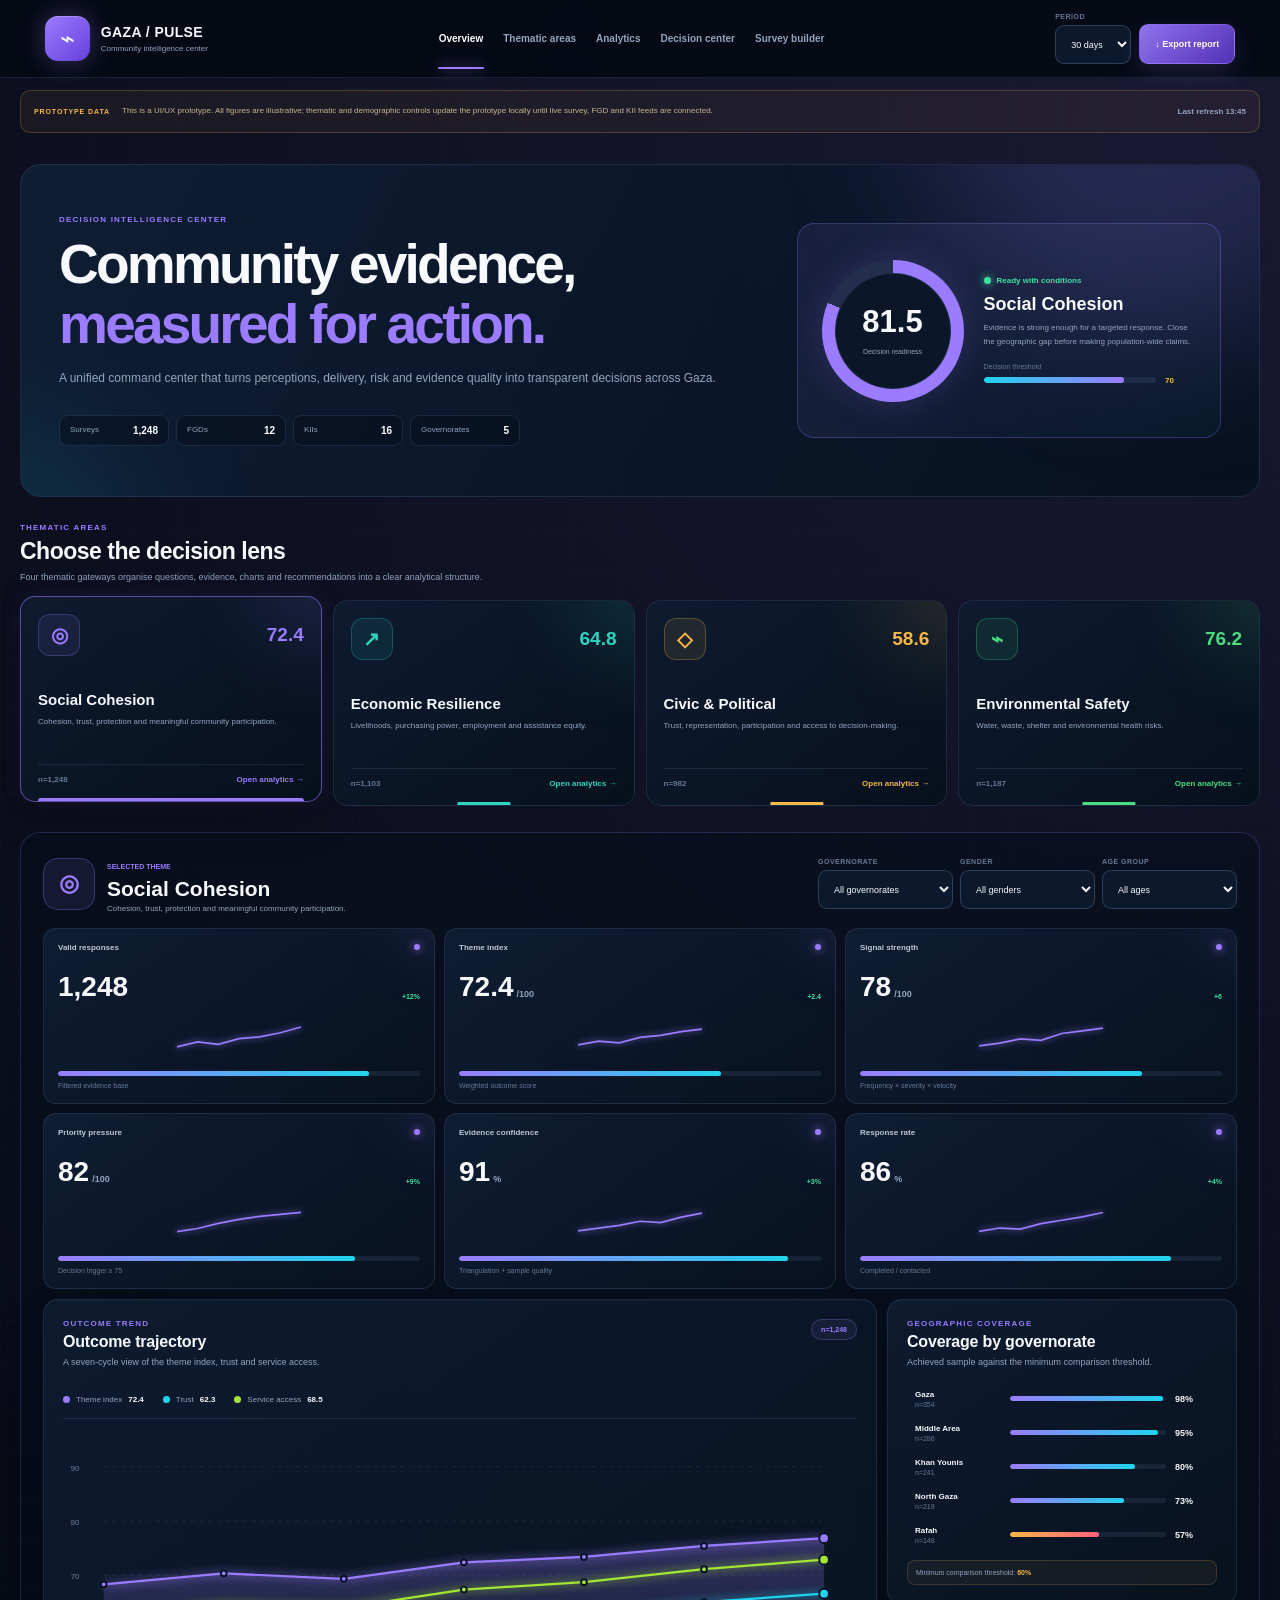
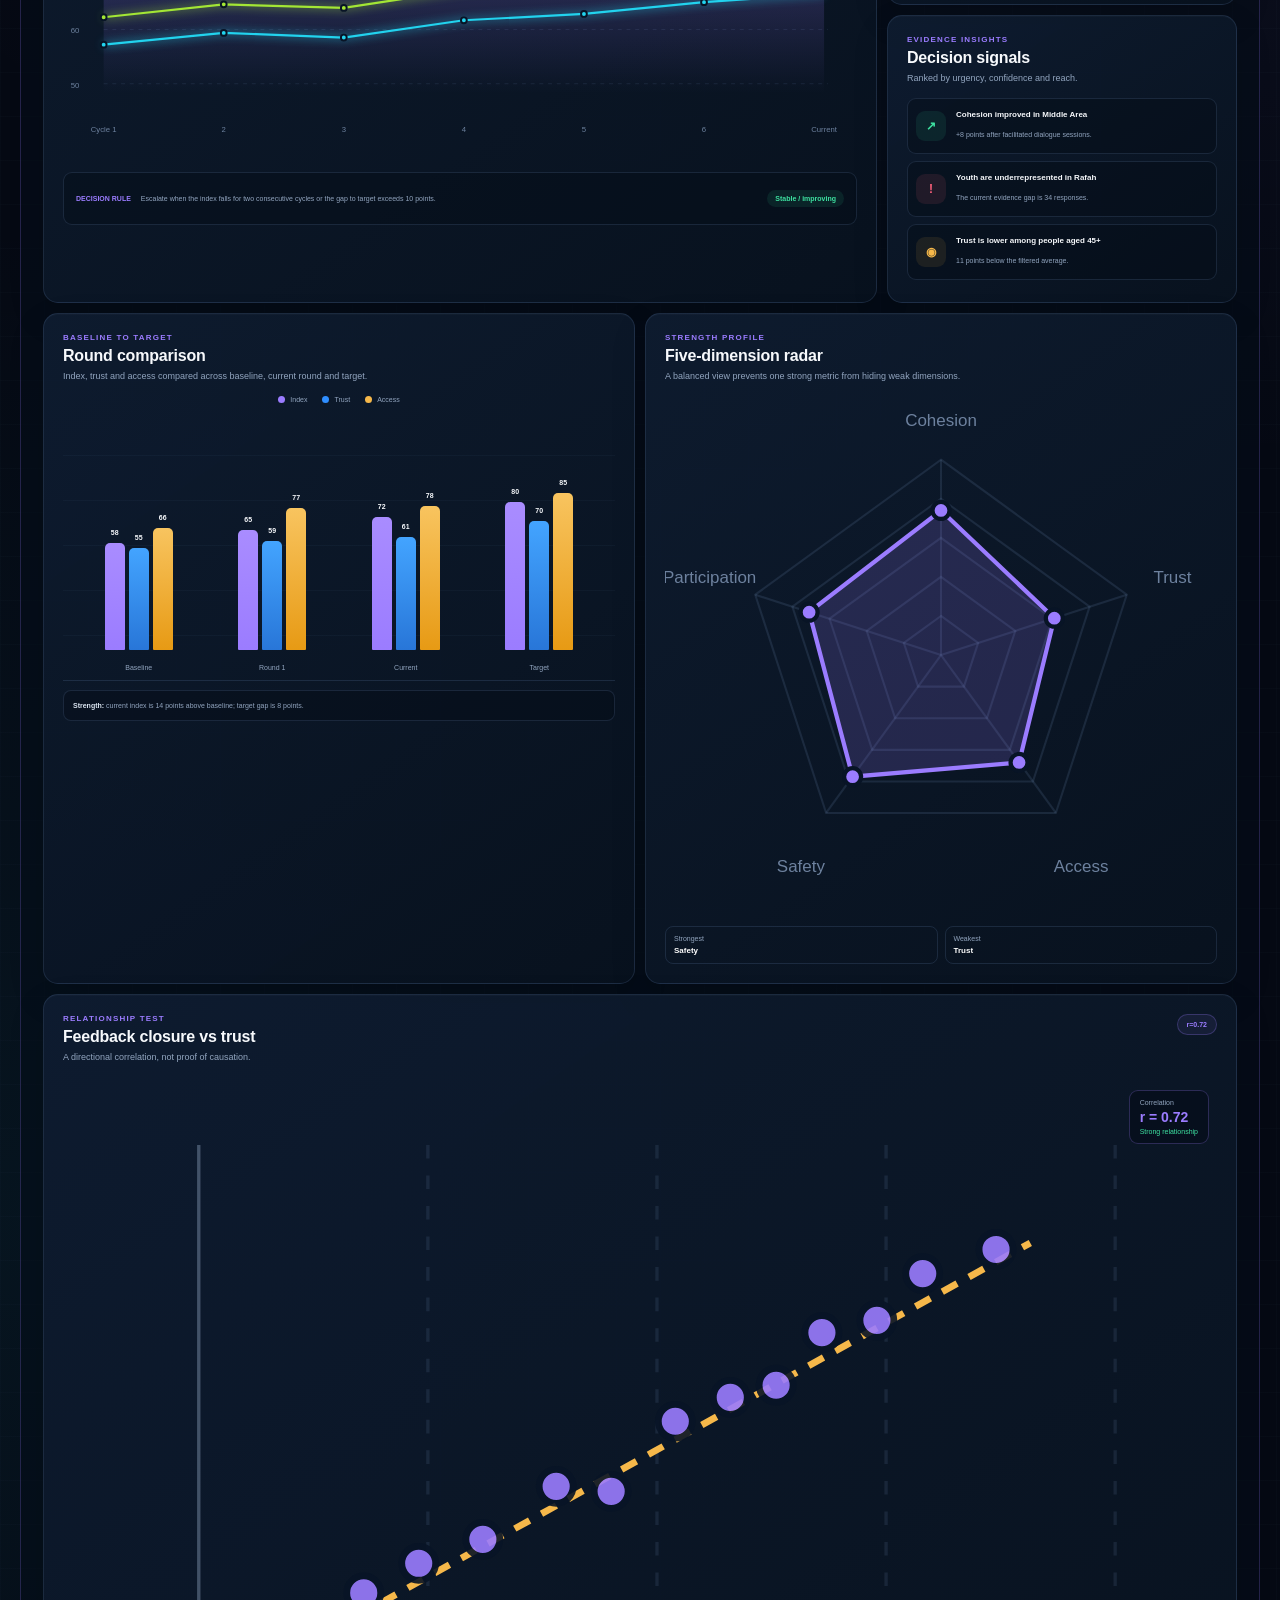
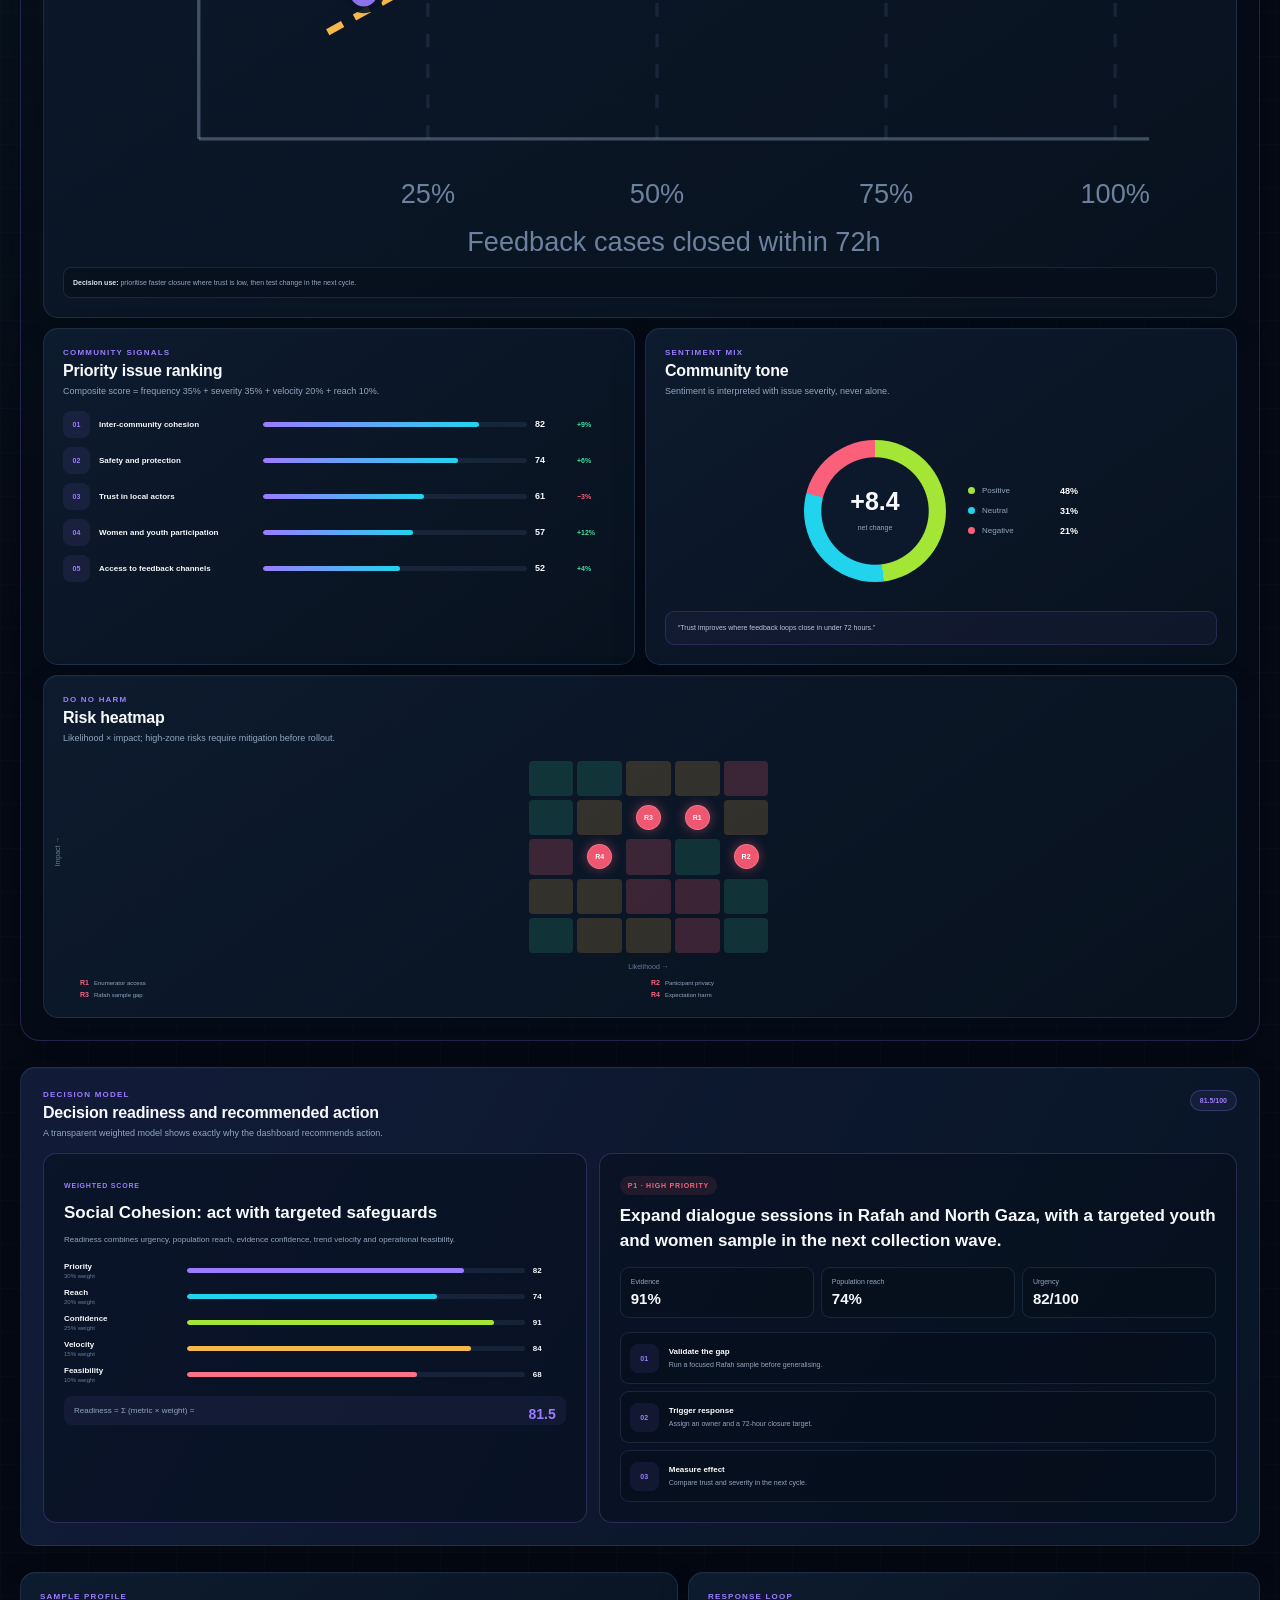
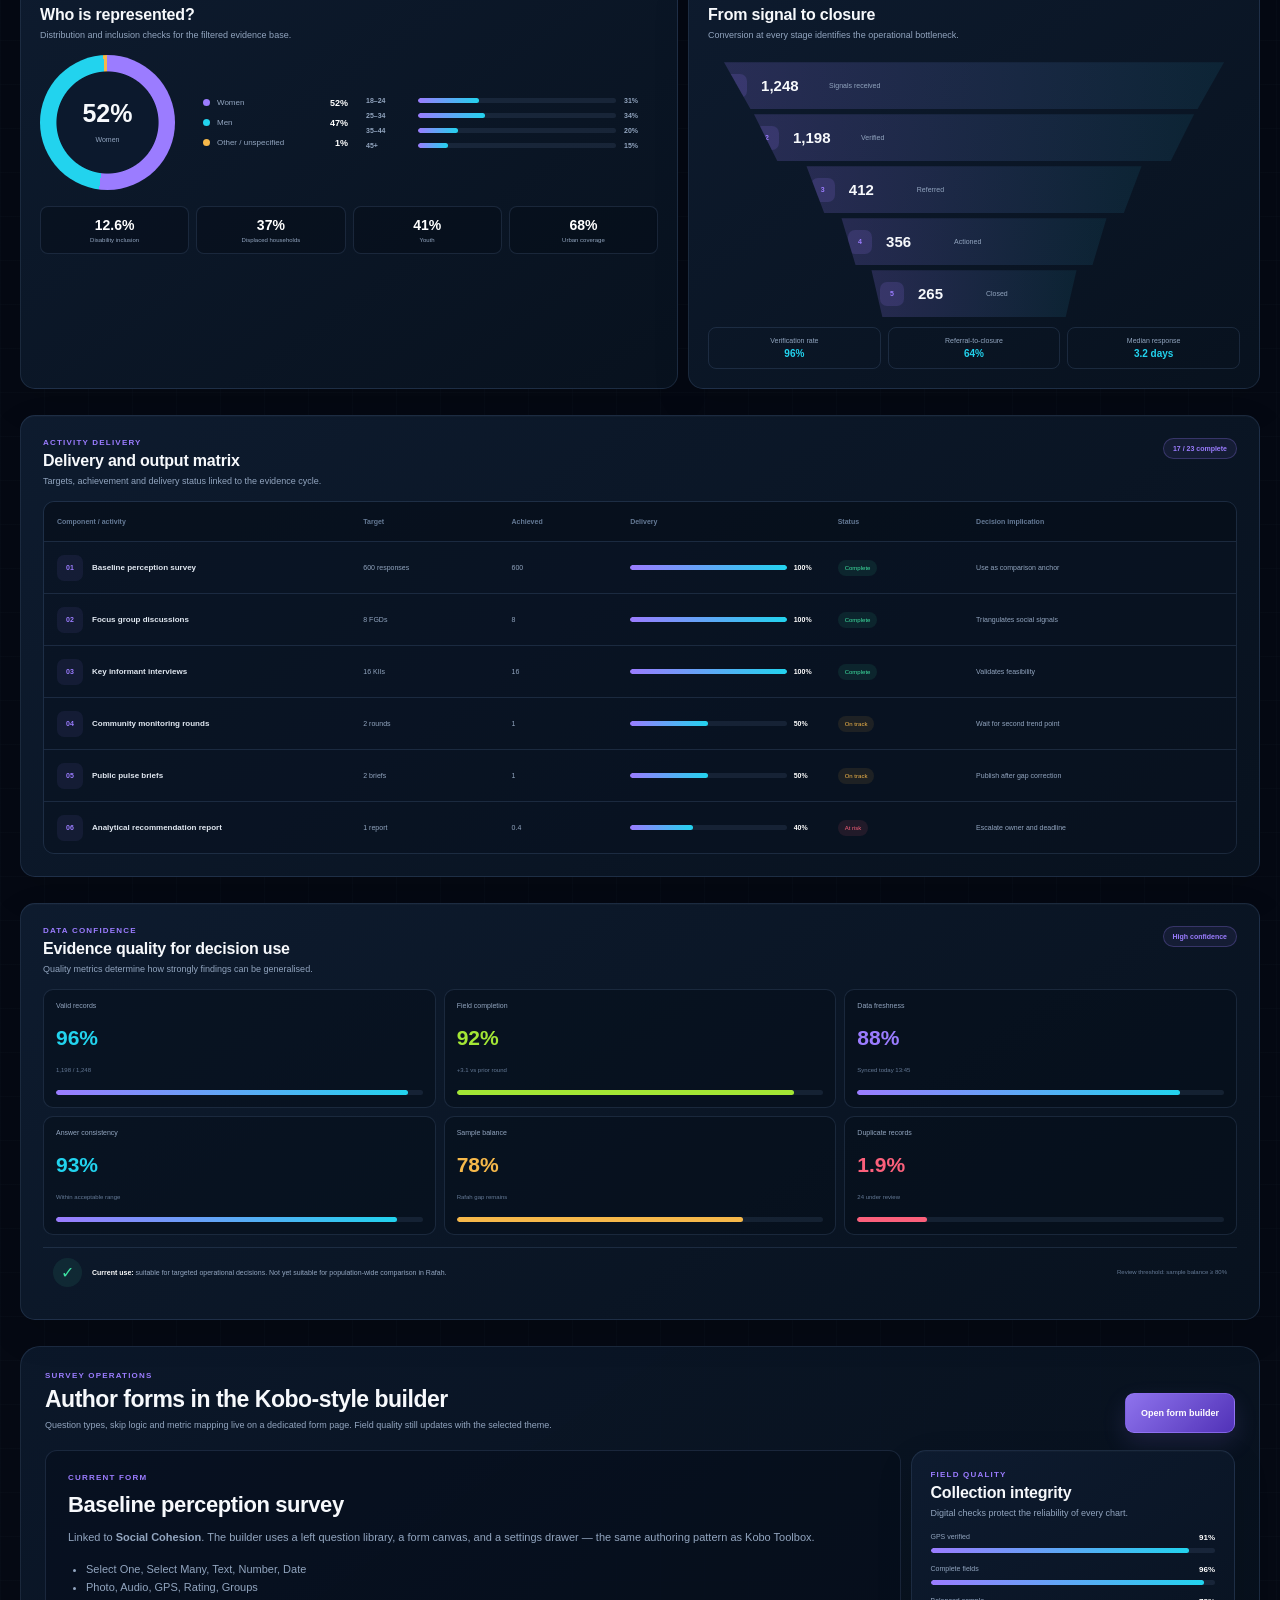
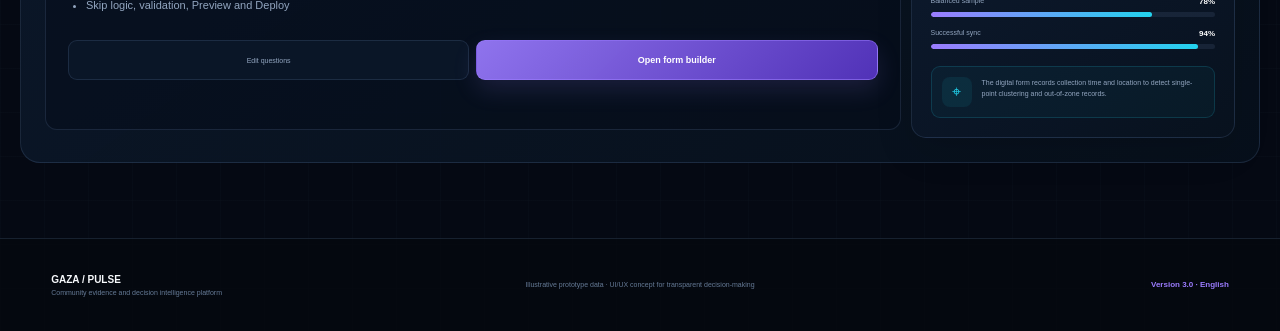
<file: index.html>
<!doctype html>
<html lang="en" dir="ltr">
  <head>
    <meta charset="utf-8">
    <meta name="viewport" content="width=device-width, initial-scale=1">
    <meta
      name="description"
      content="GAZA / PULSE — an English UI/UX dashboard prototype for community evidence and decision intelligence."
    >
    <title>GAZA / PULSE — Community Decision Intelligence</title>
    <link rel="stylesheet" href="styles.css">
    <script src="script.js" defer></script>
  </head>
  <body>
    <main class="dashboard">
      <header class="topbar">
        <a class="brand" href="#overview" aria-label="GAZA PULSE home">
          <span class="brand-mark" aria-hidden="true">⌁</span>
          <span>
            <strong>GAZA / PULSE</strong>
            <small>Community intelligence center</small>
          </span>
        </a>

        <nav aria-label="Primary navigation">
          <a href="#overview" class="is-active">Overview</a>
          <a href="#themes">Thematic areas</a>
          <a href="#analytics">Analytics</a>
          <a href="#decisions">Decision center</a>
          <a href="survey.html">Survey builder</a>
        </nav>

        <div class="top-actions">
          <label>
            <span>Period</span>
            <select aria-label="Reporting period">
              <option>7 days</option>
              <option selected>30 days</option>
              <option>90 days</option>
            </select>
          </label>
          <button class="export-button" type="button">↓ Export report</button>
        </div>
      </header>

      <aside class="prototype-note" aria-label="Prototype notice">
        <span>PROTOTYPE DATA</span>
        <p>
          This is a UI/UX prototype. All figures are illustrative; thematic and
          demographic controls update the prototype locally until live survey,
          FGD and KII feeds are connected.
        </p>
        <b>Last refresh 13:45</b>
      </aside>

      <div class="content-shell">
        <section class="hero" id="overview">
          <div class="hero-copy">
            <span class="eyebrow">DECISION INTELLIGENCE CENTER</span>
            <h1>Community evidence,<br><em>measured for action.</em></h1>
            <p>
              A unified command center that turns perceptions, delivery, risk
              and evidence quality into transparent decisions across Gaza.
            </p>
            <div class="method-chips" aria-label="Evidence sources">
              <span>Surveys <b>1,248</b></span>
              <span>FGDs <b>12</b></span>
              <span>KIIs <b>16</b></span>
              <span>Governorates <b>5</b></span>
            </div>
          </div>

          <div class="hero-decision">
            <div class="readiness-ring" style="--ring-value: 81.5%">
              <span>
                <strong>81.5</strong>
                <small>Decision readiness</small>
              </span>
            </div>
            <div>
              <span class="status-live"><i></i>Ready with conditions</span>
              <h3>Social Cohesion</h3>
              <p>
                Evidence is strong enough for a targeted response. Close the
                geographic gap before making population-wide claims.
              </p>
              <div class="threshold">
                <span>Decision threshold</span>
                <i><b style="width:81.5%"></b></i>
                <em>70</em>
              </div>
            </div>
          </div>
        </section>

        <section class="theme-section" id="themes">
          <div class="section-heading">
            <div>
              <span class="eyebrow">THEMATIC AREAS</span>
              <h2>Choose the decision lens</h2>
              <p>
                Four thematic gateways organise questions, evidence, charts and
                recommendations into a clear analytical structure.
              </p>
            </div>
          </div>

          <div class="theme-grid">
            <a
              class="theme-card active"
              href="#analytics"
              data-theme="social"
              style="--tile:#9b7cff;--tile-rgb:155,124,255"
            >
              <span class="theme-top"><i>◎</i><b>72.4</b></span>
              <span class="theme-content">
                <strong>Social Cohesion</strong>
                <small>
                  Cohesion, trust, protection and meaningful community
                  participation.
                </small>
              </span>
              <span class="theme-foot"><em>n=1,248</em><b>Open analytics →</b></span>
            </a>

            <a
              class="theme-card"
              href="#analytics"
              data-theme="economic"
              style="--tile:#2dd4bf;--tile-rgb:45,212,191"
            >
              <span class="theme-top"><i>↗</i><b>64.8</b></span>
              <span class="theme-content">
                <strong>Economic Resilience</strong>
                <small>
                  Livelihoods, purchasing power, employment and assistance
                  equity.
                </small>
              </span>
              <span class="theme-foot"><em>n=1,103</em><b>Open analytics →</b></span>
            </a>

            <a
              class="theme-card"
              href="#analytics"
              data-theme="political"
              style="--tile:#f6b84a;--tile-rgb:246,184,74"
            >
              <span class="theme-top"><i>◇</i><b>58.6</b></span>
              <span class="theme-content">
                <strong>Civic &amp; Political</strong>
                <small>
                  Trust, representation, participation and access to
                  decision-making.
                </small>
              </span>
              <span class="theme-foot"><em>n=982</em><b>Open analytics →</b></span>
            </a>

            <a
              class="theme-card"
              href="#analytics"
              data-theme="environmental"
              style="--tile:#4ade80;--tile-rgb:74,222,128"
            >
              <span class="theme-top"><i>⌁</i><b>76.2</b></span>
              <span class="theme-content">
                <strong>Environmental Safety</strong>
                <small>
                  Water, waste, shelter and environmental health risks.
                </small>
              </span>
              <span class="theme-foot"><em>n=1,187</em><b>Open analytics →</b></span>
            </a>
          </div>
        </section>

        <section class="analytics-shell" id="analytics" aria-live="polite">
          <div class="analytics-header">
            <div class="selected-theme">
              <span>◎</span>
              <div>
                <small>SELECTED THEME</small>
                <h2>Social Cohesion</h2>
                <p>
                  Cohesion, trust, protection and meaningful community
                  participation.
                </p>
              </div>
            </div>

            <div class="filters" aria-label="Static demographic filters">
              <label>
                <span>Governorate</span>
                <select>
                  <option selected>All governorates</option>
                  <option>Gaza</option>
                  <option>Middle Area</option>
                  <option>Khan Younis</option>
                  <option>North Gaza</option>
                  <option>Rafah</option>
                </select>
              </label>
              <label>
                <span>Gender</span>
                <select>
                  <option selected>All genders</option>
                  <option>Women</option>
                  <option>Men</option>
                </select>
              </label>
              <label>
                <span>Age group</span>
                <select>
                  <option selected>All ages</option>
                  <option>18–24</option>
                  <option>25–44</option>
                  <option>45+</option>
                </select>
              </label>
            </div>
          </div>

          <div class="kpi-grid">
            <article class="kpi-card">
              <div class="kpi-head"><span>Valid responses</span><i></i></div>
              <div class="kpi-value">
                <strong>1,248</strong><em>+12%</em>
              </div>
              <svg class="sparkline" viewBox="0 0 144 36" aria-hidden="true">
                <polyline points="0,30 24,23 48,26 72,18 96,15 120,9 144,4"></polyline>
              </svg>
              <div class="kpi-progress">
                <i><b style="width:86%"></b></i>
                <small>Filtered evidence base</small>
              </div>
            </article>

            <article class="kpi-card">
              <div class="kpi-head"><span>Theme index</span><i></i></div>
              <div class="kpi-value">
                <strong>72.4</strong><b>/100</b><em>+2.4</em>
              </div>
              <svg class="sparkline" viewBox="0 0 144 36" aria-hidden="true">
                <polyline points="0,29 24,22 48,25 72,17 96,14 120,8 144,4"></polyline>
              </svg>
              <div class="kpi-progress">
                <i><b style="width:72.4%"></b></i>
                <small>Weighted outcome score</small>
              </div>
            </article>

            <article class="kpi-card">
              <div class="kpi-head"><span>Signal strength</span><i></i></div>
              <div class="kpi-value">
                <strong>78</strong><b>/100</b><em>+6</em>
              </div>
              <svg class="sparkline" viewBox="0 0 144 36" aria-hidden="true">
                <polyline points="0,29 24,25 48,20 72,22 96,13 120,9 144,5"></polyline>
              </svg>
              <div class="kpi-progress">
                <i><b style="width:78%"></b></i>
                <small>Frequency × severity × velocity</small>
              </div>
            </article>

            <article class="kpi-card">
              <div class="kpi-head"><span>Priority pressure</span><i></i></div>
              <div class="kpi-value">
                <strong>82</strong><b>/100</b><em>+9%</em>
              </div>
              <svg class="sparkline" viewBox="0 0 144 36" aria-hidden="true">
                <polyline points="0,31 24,27 48,21 72,15 96,10 120,7 144,4"></polyline>
              </svg>
              <div class="kpi-progress">
                <i><b style="width:82%"></b></i>
                <small>Decision trigger ≥ 75</small>
              </div>
            </article>

            <article class="kpi-card">
              <div class="kpi-head"><span>Evidence confidence</span><i></i></div>
              <div class="kpi-value">
                <strong>91</strong><b>%</b><em>+3%</em>
              </div>
              <svg class="sparkline" viewBox="0 0 144 36" aria-hidden="true">
                <polyline points="0,29 24,25 48,20 72,15 96,17 120,9 144,4"></polyline>
              </svg>
              <div class="kpi-progress">
                <i><b style="width:91%"></b></i>
                <small>Triangulation + sample quality</small>
              </div>
            </article>

            <article class="kpi-card">
              <div class="kpi-head"><span>Response rate</span><i></i></div>
              <div class="kpi-value">
                <strong>86</strong><b>%</b><em>+4%</em>
              </div>
              <svg class="sparkline" viewBox="0 0 144 36" aria-hidden="true">
                <polyline points="0,30 24,25 48,27 72,19 96,14 120,9 144,4"></polyline>
              </svg>
              <div class="kpi-progress">
                <i><b style="width:86%"></b></i>
                <small>Completed / contacted</small>
              </div>
            </article>
          </div>

          <div class="primary-grid">
            <article class="panel outcome-panel">
              <div class="panel-heading">
                <div>
                  <span class="eyebrow">OUTCOME TREND</span>
                  <h2>Outcome trajectory</h2>
                  <p>
                    A seven-cycle view of the theme index, trust and service
                    access.
                  </p>
                </div>
                <span class="evidence-badge">n=1,248</span>
              </div>

              <div class="outcome-chart">
                <div class="chart-legend">
                  <span><i class="legend-accent"></i>Theme index <b>72.4</b></span>
                  <span><i class="legend-cyan"></i>Trust <b>62.3</b></span>
                  <span><i class="legend-lime"></i>Service access <b>68.5</b></span>
                </div>
                <svg viewBox="0 0 820 338" role="img" aria-label="Seven-cycle outcome trend">
                  <defs>
                    <linearGradient id="outcome-area" x1="0" y1="0" x2="0" y2="1">
                      <stop offset="0" stop-color="#9b7cff" stop-opacity=".28"></stop>
                      <stop offset="1" stop-color="#9b7cff" stop-opacity="0"></stop>
                    </linearGradient>
                  </defs>

                  <g class="chart-grid">
                    <line x1="42" x2="790" y1="272" y2="272"></line>
                    <line x1="42" x2="790" y1="216" y2="216"></line>
                    <line x1="42" x2="790" y1="160" y2="160"></line>
                    <line x1="42" x2="790" y1="104" y2="104"></line>
                    <line x1="42" x2="790" y1="48" y2="48"></line>
                  </g>
                  <g class="axis-labels">
                    <text x="8" y="276">50</text>
                    <text x="8" y="220">60</text>
                    <text x="8" y="164">70</text>
                    <text x="8" y="108">80</text>
                    <text x="8" y="52">90</text>
                  </g>

                  <path
                    class="trend-area"
                    d="M42 194 L166 183 L290 189 L414 172 L538 166 L662 155 L786 147 L786 282 L42 282 Z"
                  ></path>
                  <polyline
                    class="series-line series-accent"
                    points="42,194 166,183 290,189 414,172 538,166 662,155 786,147"
                  ></polyline>
                  <polyline
                    class="series-line series-cyan"
                    points="42,256 166,244 290,248 414,229 538,222 662,209 786,203"
                  ></polyline>
                  <polyline
                    class="series-line series-lime"
                    points="42,228 166,215 290,217 414,198 538,189 662,175 786,169"
                  ></polyline>

                  <g class="trend-dots dots-accent">
                    <circle cx="42" cy="194" r="3"></circle>
                    <circle cx="166" cy="183" r="3"></circle>
                    <circle cx="290" cy="189" r="3"></circle>
                    <circle cx="414" cy="172" r="3"></circle>
                    <circle cx="538" cy="166" r="3"></circle>
                    <circle cx="662" cy="155" r="3"></circle>
                    <circle cx="786" cy="147" r="5"></circle>
                  </g>
                  <g class="trend-dots dots-cyan">
                    <circle cx="42" cy="256" r="3"></circle>
                    <circle cx="166" cy="244" r="3"></circle>
                    <circle cx="290" cy="248" r="3"></circle>
                    <circle cx="414" cy="229" r="3"></circle>
                    <circle cx="538" cy="222" r="3"></circle>
                    <circle cx="662" cy="209" r="3"></circle>
                    <circle cx="786" cy="203" r="5"></circle>
                  </g>
                  <g class="trend-dots dots-lime">
                    <circle cx="42" cy="228" r="3"></circle>
                    <circle cx="166" cy="215" r="3"></circle>
                    <circle cx="290" cy="217" r="3"></circle>
                    <circle cx="414" cy="198" r="3"></circle>
                    <circle cx="538" cy="189" r="3"></circle>
                    <circle cx="662" cy="175" r="3"></circle>
                    <circle cx="786" cy="169" r="5"></circle>
                  </g>

                  <g class="axis-labels cycle-labels">
                    <text x="42" y="322" text-anchor="middle">Cycle 1</text>
                    <text x="166" y="322" text-anchor="middle">2</text>
                    <text x="290" y="322" text-anchor="middle">3</text>
                    <text x="414" y="322" text-anchor="middle">4</text>
                    <text x="538" y="322" text-anchor="middle">5</text>
                    <text x="662" y="322" text-anchor="middle">6</text>
                    <text x="786" y="322" text-anchor="middle">Current</text>
                  </g>
                </svg>
              </div>

              <div class="decision-rule">
                <span>DECISION RULE</span>
                <p>
                  Escalate when the index falls for two consecutive cycles or
                  the gap to target exceeds 10 points.
                </p>
                <b class="rule-pass">Stable / improving</b>
              </div>
            </article>

            <div class="side-stack">
              <article class="panel geo-coverage">
                <div class="panel-heading">
                  <div>
                    <span class="eyebrow">GEOGRAPHIC COVERAGE</span>
                    <h2>Coverage by governorate</h2>
                    <p>
                      Achieved sample against the minimum comparison threshold.
                    </p>
                  </div>
                </div>

                <div class="coverage-row">
                  <span><b>Gaza</b><small>n=354</small></span>
                  <i><em style="width:98%"></em></i><strong>98%</strong>
                </div>
                <div class="coverage-row">
                  <span><b>Middle Area</b><small>n=286</small></span>
                  <i><em style="width:95%"></em></i><strong>95%</strong>
                </div>
                <div class="coverage-row">
                  <span><b>Khan Younis</b><small>n=241</small></span>
                  <i><em style="width:80%"></em></i><strong>80%</strong>
                </div>
                <div class="coverage-row">
                  <span><b>North Gaza</b><small>n=219</small></span>
                  <i><em style="width:73%"></em></i><strong>73%</strong>
                </div>
                <div class="coverage-row gap">
                  <span><b>Rafah</b><small>n=148</small></span>
                  <i><em style="width:57%"></em></i><strong>57%</strong>
                </div>
                <div class="threshold-note">
                  Minimum comparison threshold: <b>60%</b>
                </div>
              </article>

              <article class="panel live-insights">
                <div class="panel-heading">
                  <div>
                    <span class="eyebrow">EVIDENCE INSIGHTS</span>
                    <h2>Decision signals</h2>
                    <p>Ranked by urgency, confidence and reach.</p>
                  </div>
                </div>
                <div class="insight positive">
                  <span>↗</span>
                  <div>
                    <b>Cohesion improved in Middle Area</b>
                    <small>+8 points after facilitated dialogue sessions.</small>
                  </div>
                </div>
                <div class="insight critical">
                  <span>!</span>
                  <div>
                    <b>Youth are underrepresented in Rafah</b>
                    <small>The current evidence gap is 34 responses.</small>
                  </div>
                </div>
                <div class="insight watch">
                  <span>◉</span>
                  <div>
                    <b>Trust is lower among people aged 45+</b>
                    <small>11 points below the filtered average.</small>
                  </div>
                </div>
              </article>
            </div>
          </div>

          <div class="chart-grid-three">
            <article class="panel comparison-panel">
              <div class="panel-heading">
                <div>
                  <span class="eyebrow">BASELINE TO TARGET</span>
                  <h2>Round comparison</h2>
                  <p>
                    Index, trust and access compared across baseline, current
                    round and target.
                  </p>
                </div>
              </div>

              <div class="comparison-chart">
                <div class="comparison-legend">
                  <span><i class="violet"></i>Index</span>
                  <span><i class="blue"></i>Trust</span>
                  <span><i class="amber"></i>Access</span>
                </div>
                <div class="bar-groups">
                  <div class="bar-group">
                    <div class="bars">
                      <span class="bar-0" style="height:58%"><b>58</b></span>
                      <span class="bar-1" style="height:55%"><b>55</b></span>
                      <span class="bar-2" style="height:66%"><b>66</b></span>
                    </div>
                    <small>Baseline</small>
                  </div>
                  <div class="bar-group">
                    <div class="bars">
                      <span class="bar-0" style="height:65%"><b>65</b></span>
                      <span class="bar-1" style="height:59%"><b>59</b></span>
                      <span class="bar-2" style="height:77%"><b>77</b></span>
                    </div>
                    <small>Round 1</small>
                  </div>
                  <div class="bar-group">
                    <div class="bars">
                      <span class="bar-0" style="height:72%"><b>72</b></span>
                      <span class="bar-1" style="height:61%"><b>61</b></span>
                      <span class="bar-2" style="height:78%"><b>78</b></span>
                    </div>
                    <small>Current</small>
                  </div>
                  <div class="bar-group">
                    <div class="bars">
                      <span class="bar-0" style="height:80%"><b>80</b></span>
                      <span class="bar-1" style="height:70%"><b>70</b></span>
                      <span class="bar-2" style="height:85%"><b>85</b></span>
                    </div>
                    <small>Target</small>
                  </div>
                </div>
              </div>
              <div class="metric-definition">
                <b>Strength:</b> current index is 14 points above baseline;
                target gap is 8 points.
              </div>
            </article>

            <article class="panel radar-panel">
              <div class="panel-heading">
                <div>
                  <span class="eyebrow">STRENGTH PROFILE</span>
                  <h2>Five-dimension radar</h2>
                  <p>
                    A balanced view prevents one strong metric from hiding weak
                    dimensions.
                  </p>
                </div>
              </div>
              <svg
                class="radar"
                viewBox="0 0 260 250"
                role="img"
                aria-label="Five-dimension strength radar"
              >
                <polygon points="130,103.6 147.5,116.3 140.8,136.9 119.2,136.9 112.5,116.3" class="radar-grid"></polygon>
                <polygon points="130,85.2 165,110.6 151.6,151.8 108.4,151.8 95,110.6" class="radar-grid"></polygon>
                <polygon points="130,66.8 182.5,104.9 162.4,166.7 97.6,166.7 77.5,104.9" class="radar-grid"></polygon>
                <polygon points="130,48.4 200,99.2 173.3,181.6 86.7,181.6 60,99.2" class="radar-grid"></polygon>
                <polygon points="130,30 217.5,93.6 184.1,196.4 75.9,196.4 42.5,93.6" class="radar-grid"></polygon>
                <line x1="130" y1="122" x2="130" y2="30" class="radar-axis"></line>
                <line x1="130" y1="122" x2="217.5" y2="93.6" class="radar-axis"></line>
                <line x1="130" y1="122" x2="184.1" y2="196.4" class="radar-axis"></line>
                <line x1="130" y1="122" x2="75.9" y2="196.4" class="radar-axis"></line>
                <line x1="130" y1="122" x2="42.5" y2="93.6" class="radar-axis"></line>
                <polygon
                  points="130,53.9 183.4,104.7 166.8,172.6 88.3,179.2 67.9,101.8"
                  class="radar-value"
                ></polygon>
                <circle cx="130" cy="53.9" r="4"></circle>
                <circle cx="183.4" cy="104.7" r="4"></circle>
                <circle cx="166.8" cy="172.6" r="4"></circle>
                <circle cx="88.3" cy="179.2" r="4"></circle>
                <circle cx="67.9" cy="101.8" r="4"></circle>
                <text x="130" y="14" text-anchor="middle">Cohesion</text>
                <text x="239" y="88" text-anchor="middle">Trust</text>
                <text x="196" y="224" text-anchor="middle">Access</text>
                <text x="64" y="224" text-anchor="middle">Safety</text>
                <text x="21" y="88" text-anchor="middle">Participation</text>
              </svg>
              <div class="radar-summary">
                <span>Strongest <b>Safety</b></span>
                <span>Weakest <b>Trust</b></span>
              </div>
            </article>

            <article class="panel correlation-panel">
              <div class="panel-heading">
                <div>
                  <span class="eyebrow">RELATIONSHIP TEST</span>
                  <h2>Feedback closure vs trust</h2>
                  <p>A directional correlation, not proof of causation.</p>
                </div>
                <span class="evidence-badge">r=0.72</span>
              </div>
              <div class="scatter-wrap">
                <svg
                  viewBox="0 0 340 230"
                  role="img"
                  aria-label="Feedback closure and trust correlation"
                >
                  <line x1="40" y1="195" x2="320" y2="195" class="axis"></line>
                  <line x1="40" y1="20" x2="40" y2="195" class="axis"></line>
                  <g class="chart-grid">
                    <line x1="107.5" x2="107.5" y1="20" y2="195"></line>
                    <line x1="175" x2="175" y1="20" y2="195"></line>
                    <line x1="242.5" x2="242.5" y1="20" y2="195"></line>
                    <line x1="310" x2="310" y1="20" y2="195"></line>
                  </g>
                  <g class="axis-labels">
                    <text x="107.5" y="214" text-anchor="middle">25%</text>
                    <text x="175" y="214" text-anchor="middle">50%</text>
                    <text x="242.5" y="214" text-anchor="middle">75%</text>
                    <text x="310" y="214" text-anchor="middle">100%</text>
                    <text x="180" y="228" text-anchor="middle">
                      Feedback cases closed within 72h
                    </text>
                  </g>
                  <line x1="78" y1="170" x2="285" y2="42" class="regression"></line>
                  <g class="scatter-points">
                    <circle cx="88.6" cy="150.8" r="5"></circle>
                    <circle cx="104.8" cy="142.3" r="5"></circle>
                    <circle cx="123.7" cy="135.5" r="5"></circle>
                    <circle cx="145.3" cy="120.2" r="5"></circle>
                    <circle cx="161.5" cy="121.9" r="5"></circle>
                    <circle cx="180.4" cy="101.5" r="5"></circle>
                    <circle cx="196.6" cy="94.7" r="5"></circle>
                    <circle cx="210.1" cy="91.3" r="5"></circle>
                    <circle cx="223.6" cy="76" r="5"></circle>
                    <circle cx="239.8" cy="72.6" r="5"></circle>
                    <circle cx="253.3" cy="59" r="5"></circle>
                    <circle cx="274.9" cy="52.2" r="5"></circle>
                  </g>
                </svg>
                <div class="correlation-score">
                  <small>Correlation</small>
                  <strong>r = 0.72</strong>
                  <span>Strong relationship</span>
                </div>
              </div>
              <div class="metric-definition">
                <b>Decision use:</b> prioritise faster closure where trust is
                low, then test change in the next cycle.
              </div>
            </article>
          </div>

          <div class="signals-grid">
            <article class="panel priority-panel">
              <div class="panel-heading">
                <div>
                  <span class="eyebrow">COMMUNITY SIGNALS</span>
                  <h2>Priority issue ranking</h2>
                  <p>
                    Composite score = frequency 35% + severity 35% + velocity
                    20% + reach 10%.
                  </p>
                </div>
              </div>
              <div class="priority-row">
                <span>01</span>
                <div><b>Inter-community cohesion</b><i><em style="width:82%"></em></i></div>
                <strong>82</strong><small class="up">+9%</small>
              </div>
              <div class="priority-row">
                <span>02</span>
                <div><b>Safety and protection</b><i><em style="width:74%"></em></i></div>
                <strong>74</strong><small class="up">+6%</small>
              </div>
              <div class="priority-row">
                <span>03</span>
                <div><b>Trust in local actors</b><i><em style="width:61%"></em></i></div>
                <strong>61</strong><small class="down">−3%</small>
              </div>
              <div class="priority-row">
                <span>04</span>
                <div><b>Women and youth participation</b><i><em style="width:57%"></em></i></div>
                <strong>57</strong><small class="up">+12%</small>
              </div>
              <div class="priority-row">
                <span>05</span>
                <div><b>Access to feedback channels</b><i><em style="width:52%"></em></i></div>
                <strong>52</strong><small class="up">+4%</small>
              </div>
            </article>

            <article class="panel sentiment-panel">
              <div class="panel-heading">
                <div>
                  <span class="eyebrow">SENTIMENT MIX</span>
                  <h2>Community tone</h2>
                  <p>Sentiment is interpreted with issue severity, never alone.</p>
                </div>
              </div>
              <div class="sentiment-content">
                <div class="sentiment-donut">
                  <span><strong>+8.4</strong><small>net change</small></span>
                </div>
                <div>
                  <span><i class="positive-dot"></i>Positive <b>48%</b></span>
                  <span><i class="neutral-dot"></i>Neutral <b>31%</b></span>
                  <span><i class="negative-dot"></i>Negative <b>21%</b></span>
                </div>
              </div>
              <blockquote>
                “Trust improves where feedback loops close in under 72 hours.”
              </blockquote>
            </article>

            <article class="panel risk-panel">
              <div class="panel-heading">
                <div>
                  <span class="eyebrow">DO NO HARM</span>
                  <h2>Risk heatmap</h2>
                  <p>
                    Likelihood × impact; high-zone risks require mitigation
                    before rollout.
                  </p>
                </div>
              </div>
              <div class="risk-chart">
                <div class="risk-y">Impact →</div>
                <div class="heatmap" aria-label="Risk likelihood and impact heatmap">
                  <span class="heat-low"></span><span class="heat-low"></span><span class="heat-mid"></span><span class="heat-mid"></span><span class="heat-high"></span>
                  <span class="heat-low"></span><span class="heat-mid"></span><span class="heat-mid"></span><span class="heat-high"></span><span class="heat-high"></span>
                  <span class="heat-low"></span><span class="heat-mid"></span><span class="heat-mid"></span><span class="heat-high"></span><span class="heat-high"></span>
                  <span class="heat-low"></span><span class="heat-low"></span><span class="heat-mid"></span><span class="heat-mid"></span><span class="heat-high"></span>
                  <span class="heat-low"></span><span class="heat-low"></span><span class="heat-low"></span><span class="heat-mid"></span><span class="heat-mid"></span>
                  <b style="grid-column:4;grid-row:2" title="Enumerator access">R1</b>
                  <b style="grid-column:5;grid-row:3" title="Participant privacy">R2</b>
                  <b style="grid-column:3;grid-row:2" title="Rafah sample gap">R3</b>
                  <b style="grid-column:2;grid-row:3" title="Expectation harm">R4</b>
                </div>
                <div class="risk-x">Likelihood →</div>
                <div class="risk-key">
                  <span><b>R1</b>Enumerator access</span>
                  <span><b>R2</b>Participant privacy</span>
                  <span><b>R3</b>Rafah sample gap</span>
                  <span><b>R4</b>Expectation harm</span>
                </div>
              </div>
            </article>
          </div>
        </section>

        <section class="decision-center panel" id="decisions">
          <div class="panel-heading">
            <div>
              <span class="eyebrow">DECISION MODEL</span>
              <h2>Decision readiness and recommended action</h2>
              <p>
                A transparent weighted model shows exactly why the dashboard
                recommends action.
              </p>
            </div>
            <span class="evidence-badge">81.5/100</span>
          </div>

          <div class="decision-layout">
            <div class="formula-card">
              <span class="formula-label">WEIGHTED SCORE</span>
              <h3>Social Cohesion: act with targeted safeguards</h3>
              <p>
                Readiness combines urgency, population reach, evidence
                confidence, trend velocity and operational feasibility.
              </p>
              <div class="formula">
                <div>
                  <span><b>Priority</b><small>30% weight</small></span>
                  <i><em style="width:82%;background:#9b7cff"></em></i>
                  <strong>82</strong>
                </div>
                <div>
                  <span><b>Reach</b><small>20% weight</small></span>
                  <i><em style="width:74%;background:#22d3ee"></em></i>
                  <strong>74</strong>
                </div>
                <div>
                  <span><b>Confidence</b><small>25% weight</small></span>
                  <i><em style="width:91%;background:#a3e635"></em></i>
                  <strong>91</strong>
                </div>
                <div>
                  <span><b>Velocity</b><small>15% weight</small></span>
                  <i><em style="width:84%;background:#f6b84a"></em></i>
                  <strong>84</strong>
                </div>
                <div>
                  <span><b>Feasibility</b><small>10% weight</small></span>
                  <i><em style="width:68%;background:#fb7185"></em></i>
                  <strong>68</strong>
                </div>
              </div>
              <div class="formula-equation">
                Readiness = Σ (metric × weight) = <b>81.5</b>
              </div>
            </div>

            <div class="action-card">
              <span class="action-priority">P1 · HIGH PRIORITY</span>
              <h3>
                Expand dialogue sessions in Rafah and North Gaza, with a
                targeted youth and women sample in the next collection wave.
              </h3>
              <div class="action-criteria">
                <span><small>Evidence</small><b>91%</b></span>
                <span><small>Population reach</small><b>74%</b></span>
                <span><small>Urgency</small><b>82/100</b></span>
              </div>
              <div class="action-steps">
                <div>
                  <span>01</span>
                  <p>
                    <b>Validate the gap</b>
                    Run a focused Rafah sample before generalising.
                  </p>
                </div>
                <div>
                  <span>02</span>
                  <p>
                    <b>Trigger response</b>
                    Assign an owner and a 72-hour closure target.
                  </p>
                </div>
                <div>
                  <span>03</span>
                  <p>
                    <b>Measure effect</b>
                    Compare trust and severity in the next cycle.
                  </p>
                </div>
              </div>
            </div>
          </div>
        </section>

        <section class="profile-grid">
          <article class="panel sample-panel">
            <div class="panel-heading">
              <div>
                <span class="eyebrow">SAMPLE PROFILE</span>
                <h2>Who is represented?</h2>
                <p>
                  Distribution and inclusion checks for the filtered evidence
                  base.
                </p>
              </div>
            </div>
            <div class="sample-layout">
              <div class="gender-donut">
                <span><b>52%</b><small>Women</small></span>
              </div>
              <div class="sample-legend">
                <span><i class="women"></i>Women <b>52%</b></span>
                <span><i class="men"></i>Men <b>47%</b></span>
                <span><i class="other"></i>Other / unspecified <b>1%</b></span>
              </div>
              <div class="age-profile">
                <div><span>18–24</span><i><em style="width:31%"></em></i><b>31%</b></div>
                <div><span>25–34</span><i><em style="width:34%"></em></i><b>34%</b></div>
                <div><span>35–44</span><i><em style="width:20%"></em></i><b>20%</b></div>
                <div><span>45+</span><i><em style="width:15%"></em></i><b>15%</b></div>
              </div>
            </div>
            <div class="inclusion-cards">
              <span><b>12.6%</b>Disability inclusion</span>
              <span><b>37%</b>Displaced households</span>
              <span><b>41%</b>Youth</span>
              <span><b>68%</b>Urban coverage</span>
            </div>
          </article>

          <article class="panel response-panel">
            <div class="panel-heading">
              <div>
                <span class="eyebrow">RESPONSE LOOP</span>
                <h2>From signal to closure</h2>
                <p>
                  Conversion at every stage identifies the operational
                  bottleneck.
                </p>
              </div>
            </div>
            <div class="funnel">
              <div style="width:100%"><span>1</span><b>1,248</b><small>Signals received</small></div>
              <div style="width:88%"><span>2</span><b>1,198</b><small>Verified</small></div>
              <div style="width:67%"><span>3</span><b>412</b><small>Referred</small></div>
              <div style="width:53%"><span>4</span><b>356</b><small>Actioned</small></div>
              <div style="width:41%"><span>5</span><b>264</b><small>Closed</small></div>
            </div>
            <div class="funnel-metrics">
              <span>Verification rate <b>96%</b></span>
              <span>Referral-to-closure <b>64%</b></span>
              <span>Median response <b>3.2 days</b></span>
            </div>
          </article>
        </section>

        <section class="panel activity-panel">
          <div class="panel-heading">
            <div>
              <span class="eyebrow">ACTIVITY DELIVERY</span>
              <h2>Delivery and output matrix</h2>
              <p>
                Targets, achievement and delivery status linked to the evidence
                cycle.
              </p>
            </div>
            <span class="evidence-badge">17 / 23 complete</span>
          </div>
          <div class="activity-table">
            <div class="activity-head">
              <span>Component / activity</span>
              <span>Target</span>
              <span>Achieved</span>
              <span>Delivery</span>
              <span>Status</span>
              <span>Decision implication</span>
            </div>

            <div class="activity-row">
              <span><small>01</small><b>Baseline perception survey</b></span>
              <span>600 responses</span><span>600</span>
              <span class="delivery"><i><em style="width:100%"></em></i><b>100%</b></span>
              <span><em class="status complete">Complete</em></span>
              <span>Use as comparison anchor</span>
            </div>
            <div class="activity-row">
              <span><small>02</small><b>Focus group discussions</b></span>
              <span>8 FGDs</span><span>8</span>
              <span class="delivery"><i><em style="width:100%"></em></i><b>100%</b></span>
              <span><em class="status complete">Complete</em></span>
              <span>Triangulates social signals</span>
            </div>
            <div class="activity-row">
              <span><small>03</small><b>Key informant interviews</b></span>
              <span>16 KIIs</span><span>16</span>
              <span class="delivery"><i><em style="width:100%"></em></i><b>100%</b></span>
              <span><em class="status complete">Complete</em></span>
              <span>Validates feasibility</span>
            </div>
            <div class="activity-row">
              <span><small>04</small><b>Community monitoring rounds</b></span>
              <span>2 rounds</span><span>1</span>
              <span class="delivery"><i><em style="width:50%"></em></i><b>50%</b></span>
              <span><em class="status track">On track</em></span>
              <span>Wait for second trend point</span>
            </div>
            <div class="activity-row">
              <span><small>05</small><b>Public pulse briefs</b></span>
              <span>2 briefs</span><span>1</span>
              <span class="delivery"><i><em style="width:50%"></em></i><b>50%</b></span>
              <span><em class="status track">On track</em></span>
              <span>Publish after gap correction</span>
            </div>
            <div class="activity-row">
              <span><small>06</small><b>Analytical recommendation report</b></span>
              <span>1 report</span><span>0.4</span>
              <span class="delivery"><i><em style="width:40%"></em></i><b>40%</b></span>
              <span><em class="status risk">At risk</em></span>
              <span>Escalate owner and deadline</span>
            </div>
          </div>
        </section>

        <section class="panel confidence-panel">
          <div class="panel-heading">
            <div>
              <span class="eyebrow">DATA CONFIDENCE</span>
              <h2>Evidence quality for decision use</h2>
              <p>
                Quality metrics determine how strongly findings can be
                generalised.
              </p>
            </div>
            <span class="evidence-badge">High confidence</span>
          </div>

          <div class="confidence-grid">
            <article class="confidence-cyan">
              <span>Valid records</span><strong>96%</strong><small>1,198 / 1,248</small>
              <i><em style="width:96%"></em></i>
            </article>
            <article class="confidence-lime">
              <span>Field completion</span><strong>92%</strong><small>+3.1 vs prior round</small>
              <i><em style="width:92%"></em></i>
            </article>
            <article class="confidence-violet">
              <span>Data freshness</span><strong>88%</strong><small>Synced today 13:45</small>
              <i><em style="width:88%"></em></i>
            </article>
            <article class="confidence-cyan">
              <span>Answer consistency</span><strong>93%</strong><small>Within acceptable range</small>
              <i><em style="width:93%"></em></i>
            </article>
            <article class="confidence-amber">
              <span>Sample balance</span><strong>74%</strong><small>Rafah gap remains</small>
              <i><em style="width:74%"></em></i>
            </article>
            <article class="confidence-red">
              <span>Duplicate records</span><strong>1.9%</strong><small>24 under review</small>
              <i><em style="width:19%"></em></i>
            </article>
          </div>

          <div class="confidence-rule">
            <span>✓</span>
            <p>
              <b>Current use:</b> suitable for targeted operational decisions.
              Not yet suitable for population-wide comparison in Rafah.
            </p>
            <em>Review threshold: sample balance ≥ 80%</em>
          </div>
        </section>

        <section class="survey-section" id="survey">
          <div class="section-heading survey-heading">
            <div>
              <span class="eyebrow">SURVEY OPERATIONS</span>
              <h2>Author forms in the Kobo-style builder</h2>
              <p>
                Question types, skip logic and metric mapping live on a dedicated
                form page. Field quality still updates with the selected theme.
              </p>
            </div>
            <a class="primary-button" href="survey.html">Open form builder</a>
          </div>

          <div class="survey-layout">
            <article class="survey-launch">
              <span class="eyebrow">CURRENT FORM</span>
              <h3>Baseline perception survey</h3>
              <p>
                Linked to <b data-survey-theme>Social Cohesion</b>. The builder
                uses a left question library, a form canvas, and a settings
                drawer — the same authoring pattern as Kobo Toolbox.
              </p>
              <ul>
                <li>Select One, Select Many, Text, Number, Date</li>
                <li>Photo, Audio, GPS, Rating, Groups</li>
                <li>Skip logic, validation, Preview and Deploy</li>
              </ul>
              <div class="survey-actions">
                <a href="survey.html">Edit questions</a>
                <a class="primary-button" href="survey.html">Open form builder</a>
              </div>
            </article>

            <aside class="panel field-quality">
              <div class="panel-heading">
                <div>
                  <span class="eyebrow">FIELD QUALITY</span>
                  <h2>Collection integrity</h2>
                  <p>Digital checks protect the reliability of every chart.</p>
                </div>
              </div>
              <div class="field-row">
                <span>GPS verified <b>91%</b></span>
                <i><em style="width:91%"></em></i>
              </div>
              <div class="field-row">
                <span>Complete fields <b>96%</b></span>
                <i><em style="width:96%"></em></i>
              </div>
              <div class="field-row">
                <span>Balanced sample <b>78%</b></span>
                <i><em style="width:78%"></em></i>
              </div>
              <div class="field-row">
                <span>Successful sync <b>94%</b></span>
                <i><em style="width:94%"></em></i>
              </div>
              <div class="field-alert">
                <span>⌖</span>
                <p>
                  The digital form records collection time and location to
                  detect single-point clustering and out-of-zone records.
                </p>
              </div>
            </aside>
          </div>
        </section>
      </div>

      <footer>
        <div>
          <strong>GAZA / PULSE</strong>
          <span>Community evidence and decision intelligence platform</span>
        </div>
        <p>
          Illustrative prototype data · UI/UX concept for transparent
          decision-making
        </p>
        <b>Version 3.0 · English</b>
      </footer>
    </main>
  </body>
</html>
</file>
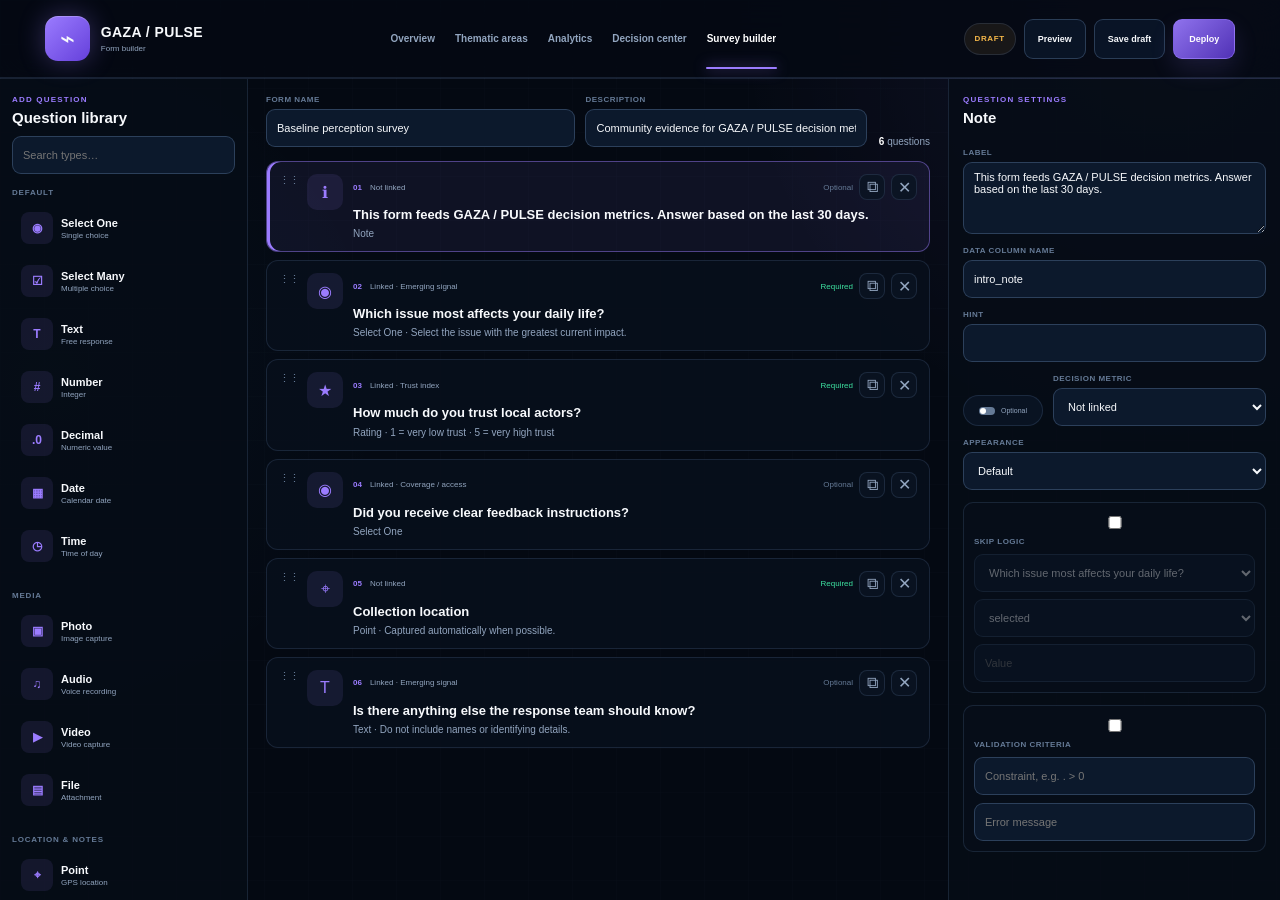
<file: survey.html>
<!doctype html>
<html lang="en" dir="ltr">
  <head>
    <meta charset="utf-8">
    <meta name="viewport" content="width=device-width, initial-scale=1">
    <meta
      name="description"
      content="GAZA / PULSE form builder — Kobo-style survey authoring linked to decision metrics."
    >
    <title>GAZA / PULSE — Form builder</title>
    <link rel="stylesheet" href="styles.css">
    <script src="survey.js" defer></script>
  </head>
  <body class="builder-page">
    <main class="dashboard builder-shell">
      <header class="topbar">
        <a class="brand" href="index.html#overview" aria-label="GAZA PULSE home">
          <span class="brand-mark" aria-hidden="true">⌁</span>
          <span>
            <strong>GAZA / PULSE</strong>
            <small>Form builder</small>
          </span>
        </a>

        <nav aria-label="Primary navigation">
          <a href="index.html#overview">Overview</a>
          <a href="index.html#themes">Thematic areas</a>
          <a href="index.html#analytics">Analytics</a>
          <a href="index.html#decisions">Decision center</a>
          <a href="survey.html" class="is-active">Survey builder</a>
        </nav>

        <div class="top-actions builder-actions">
          <span class="form-status" data-form-status>Draft</span>
          <button class="ghost-button" type="button" data-action="preview">Preview</button>
          <button class="ghost-button" type="button" data-action="save">Save draft</button>
          <button class="primary-button" type="button" data-action="deploy">Deploy</button>
        </div>
      </header>

      <div class="builder-workspace">
        <aside class="builder-palette" id="question-palette" aria-label="Question types">
          <div class="palette-head">
            <span class="eyebrow">ADD QUESTION</span>
            <h2>Question library</h2>
            <label class="palette-search">
              <span class="visually-hidden">Search question types</span>
              <input type="search" placeholder="Search types…" data-palette-search>
            </label>
          </div>

          <div class="palette-groups" data-palette-groups>
            <section data-group="Default">
              <h3>Default</h3>
              <button type="button" data-add-type="select_one">
                <b>◉</b><span>Select One<small>Single choice</small></span>
              </button>
              <button type="button" data-add-type="select_multiple">
                <b>☑</b><span>Select Many<small>Multiple choice</small></span>
              </button>
              <button type="button" data-add-type="text">
                <b>T</b><span>Text<small>Free response</small></span>
              </button>
              <button type="button" data-add-type="integer">
                <b>#</b><span>Number<small>Integer</small></span>
              </button>
              <button type="button" data-add-type="decimal">
                <b>.0</b><span>Decimal<small>Numeric value</small></span>
              </button>
              <button type="button" data-add-type="date">
                <b>▦</b><span>Date<small>Calendar date</small></span>
              </button>
              <button type="button" data-add-type="time">
                <b>◷</b><span>Time<small>Time of day</small></span>
              </button>
            </section>

            <section data-group="Media">
              <h3>Media</h3>
              <button type="button" data-add-type="photo">
                <b>▣</b><span>Photo<small>Image capture</small></span>
              </button>
              <button type="button" data-add-type="audio">
                <b>♫</b><span>Audio<small>Voice recording</small></span>
              </button>
              <button type="button" data-add-type="video">
                <b>▶</b><span>Video<small>Video capture</small></span>
              </button>
              <button type="button" data-add-type="file">
                <b>▤</b><span>File<small>Attachment</small></span>
              </button>
            </section>

            <section data-group="Location">
              <h3>Location &amp; notes</h3>
              <button type="button" data-add-type="geopoint">
                <b>⌖</b><span>Point<small>GPS location</small></span>
              </button>
              <button type="button" data-add-type="note">
                <b>ℹ</b><span>Note<small>Read-only text</small></span>
              </button>
              <button type="button" data-add-type="acknowledge">
                <b>✓</b><span>Acknowledge<small>Confirmation</small></span>
              </button>
            </section>

            <section data-group="Advanced">
              <h3>Advanced</h3>
              <button type="button" data-add-type="calculate">
                <b>ƒ</b><span>Calculate<small>Hidden value</small></span>
              </button>
              <button type="button" data-add-type="rating">
                <b>★</b><span>Rating<small>Scale / stars</small></span>
              </button>
              <button type="button" data-add-type="ranking">
                <b>☰</b><span>Ranking<small>Order options</small></span>
              </button>
              <button type="button" data-add-type="range">
                <b>↔</b><span>Range<small>Numeric slider</small></span>
              </button>
              <button type="button" data-add-type="begin_group">
                <b>{ }</b><span>Group<small>Question group</small></span>
              </button>
            </section>
          </div>
        </aside>

        <section class="builder-canvas" aria-label="Form canvas">
          <div class="canvas-toolbar">
            <button class="ghost-button palette-toggle" type="button" data-toggle="palette">
              ＋ Add question
            </button>
            <div class="form-meta">
              <label>
                <span>Form name</span>
                <input type="text" value="Baseline perception survey" data-form-title>
              </label>
              <label>
                <span>Description</span>
                <input
                  type="text"
                  value="Community evidence for GAZA / PULSE decision metrics."
                  data-form-description
                >
              </label>
            </div>
            <p class="canvas-count"><b data-question-count>0</b> questions</p>
          </div>

          <div class="canvas-list" data-question-list></div>
        </section>

        <aside class="builder-settings" id="question-settings" aria-label="Question settings">
          <div class="settings-empty" data-settings-empty>
            <span class="eyebrow">QUESTION SETTINGS</span>
            <h2>Select a question</h2>
            <p>
              Click a question in the form, or add one from the sidebar. Settings,
              skip logic and metric mapping appear here.
            </p>
          </div>

          <form class="settings-form" data-settings-form hidden>
            <div class="settings-head">
              <div>
                <span class="eyebrow">QUESTION SETTINGS</span>
                <h2 data-settings-type>Select One</h2>
              </div>
              <button class="ghost-button" type="button" data-toggle="settings">Done</button>
            </div>

            <label>
              <span>Label</span>
              <textarea rows="3" data-field="label"></textarea>
            </label>

            <label>
              <span>Data column name</span>
              <input type="text" data-field="name" autocomplete="off">
            </label>

            <label>
              <span>Hint</span>
              <input type="text" data-field="hint">
            </label>

            <div class="settings-row">
              <button class="required-toggle" type="button" data-field="required">
                <i></i><span>Optional</span>
              </button>
              <label class="grow">
                <span>Decision metric</span>
                <select data-field="metric">
                  <option value="">Not linked</option>
                  <option>Emerging signal</option>
                  <option>Trust index</option>
                  <option>Coverage / access</option>
                  <option>Priority score</option>
                  <option>Confidence</option>
                  <option>Sample balance</option>
                </select>
              </label>
            </div>

            <label>
              <span>Appearance</span>
              <select data-field="appearance">
                <option value="">Default</option>
                <option value="minimal">minimal</option>
                <option value="horizontal">horizontal</option>
                <option value="likert">likert</option>
                <option value="compact">compact</option>
                <option value="multiline">multiline</option>
              </select>
            </label>

            <div class="settings-block" data-options-block>
              <div class="settings-block-head">
                <span>Options</span>
                <button type="button" data-action="add-option">＋ Add option</button>
              </div>
              <div class="option-editor" data-option-list></div>
            </div>

            <div class="settings-block">
              <label class="check-line">
                <input type="checkbox" data-field="skipEnabled">
                <span>Skip logic</span>
              </label>
              <div class="skip-grid" data-skip-fields>
                <select data-field="skipQuestion" aria-label="Skip source question"></select>
                <select data-field="skipOp" aria-label="Skip operator">
                  <option value="selected">selected</option>
                  <option value="not_selected">not selected</option>
                  <option value="equals">equals</option>
                  <option value="not_equals">not equals</option>
                </select>
                <input type="text" placeholder="Value" data-field="skipValue">
              </div>
            </div>

            <div class="settings-block">
              <label class="check-line">
                <input type="checkbox" data-field="validationEnabled">
                <span>Validation criteria</span>
              </label>
              <input type="text" placeholder="Constraint, e.g. . > 0" data-field="validationCondition">
              <input type="text" placeholder="Error message" data-field="validationMessage">
            </div>
          </form>
        </aside>
      </div>
    </main>

    <div class="preview-layer" data-preview-layer hidden>
      <div class="preview-sheet" role="dialog" aria-modal="true" aria-labelledby="preview-title">
        <header>
          <div>
            <span class="eyebrow">ENKETO PREVIEW</span>
            <h2 id="preview-title">Collect form</h2>
          </div>
          <button class="ghost-button" type="button" data-action="close-preview">Close</button>
        </header>
        <p class="preview-lead" data-preview-description></p>
        <form class="preview-form" data-preview-form></form>
        <footer>
          <button class="primary-button" type="button">Submit (prototype)</button>
        </footer>
      </div>
    </div>

    <div class="builder-toast" data-toast hidden></div>
  </body>
</html>
</file>
<file: styles.css>
:root {
  --bg: #050913;
  --surface: #091426;
  --surface-2: #0d1a2f;
  --surface-3: #111f38;
  --border: rgba(114, 147, 191, 0.18);
  --border-strong: rgba(114, 147, 191, 0.32);
  --text: #f7f9fc;
  --muted: #92a5bf;
  --muted-2: #657a96;
  --cyan: #22d3ee;
  --lime: #a3e635;
  --green: #3ee3a2;
  --amber: #f6b84a;
  --red: #fb607b;
  --accent: #9b7cff;
  --accent-rgb: 155, 124, 255;
}

* {
  box-sizing: border-box;
}

[hidden] {
  display: none !important;
}

html {
  background: var(--bg);
  scroll-behavior: smooth;
}

body {
  margin: 0;
  min-width: 320px;
  background: var(--bg);
  color: var(--text);
  font-family: Inter, "Segoe UI", Arial, sans-serif;
}

button,
select {
  font: inherit;
}

button {
  color: inherit;
}

a {
  color: inherit;
  text-decoration: none;
}

.dashboard {
  min-height: 100vh;
  overflow: hidden;
  background:
    linear-gradient(rgba(66, 96, 138, 0.035) 1px, transparent 1px),
    linear-gradient(90deg, rgba(66, 96, 138, 0.035) 1px, transparent 1px),
    radial-gradient(circle at 91% 2%, rgba(var(--accent-rgb), 0.13), transparent 29%),
    radial-gradient(circle at 4% 42%, rgba(34, 211, 238, 0.06), transparent 25%),
    var(--bg);
  background-size: 44px 44px, 44px 44px, auto, auto, auto;
}

.topbar {
  min-height: 78px;
  padding: 12px clamp(18px, 3.5vw, 58px);
  display: grid;
  grid-template-columns: auto 1fr auto;
  align-items: center;
  gap: 32px;
  position: sticky;
  top: 0;
  z-index: 40;
  border-bottom: 1px solid var(--border);
  background: rgba(5, 9, 19, 0.9);
  backdrop-filter: blur(18px);
}

.brand {
  display: flex;
  align-items: center;
  gap: 11px;
}

.brand-mark {
  width: 45px;
  height: 45px;
  border-radius: 13px;
  display: grid;
  place-items: center;
  background: linear-gradient(135deg, var(--accent), #6540db);
  box-shadow:
    0 0 27px rgba(var(--accent-rgb), 0.32),
    inset 0 1px rgba(255, 255, 255, 0.24);
  font-size: 25px;
}

.brand > span:last-child {
  display: grid;
  gap: 4px;
}

.brand strong {
  font-size: 14px;
  letter-spacing: 0.4px;
}

.brand small {
  color: var(--muted);
  font-size: 8px;
}

.topbar nav {
  display: flex;
  justify-content: center;
  gap: clamp(14px, 2.3vw, 34px);
}

.topbar nav a {
  color: var(--muted);
  font-size: 10px;
  font-weight: 750;
  padding: 12px 1px;
  position: relative;
}

.topbar nav a:hover {
  color: #fff;
}

.topbar nav a.is-active {
  color: #fff;
}

.topbar nav a.is-active::after {
  content: "";
  position: absolute;
  height: 2px;
  inset-inline: 0;
  bottom: -13px;
  border-radius: 999px;
  background: var(--accent);
  box-shadow: 0 0 14px rgba(var(--accent-rgb), 0.8);
}

.top-actions {
  display: flex;
  gap: 8px;
  align-items: end;
}

.top-actions label,
.filters label,
.question-controls label {
  display: grid;
  gap: 5px;
}

.top-actions label span,
.filters label span,
.question-controls label > span {
  color: var(--muted-2);
  font-size: 7px;
  font-weight: 800;
  text-transform: uppercase;
  letter-spacing: 0.5px;
}

select {
  min-height: 39px;
  padding: 0 11px;
  outline: 0;
  color: var(--text);
  border: 1px solid var(--border-strong);
  border-radius: 9px;
  background: #0c192c;
  cursor: pointer;
  font-size: 9px;
}

select:focus {
  border-color: rgba(var(--accent-rgb), 0.66);
  box-shadow: 0 0 0 3px rgba(var(--accent-rgb), 0.08);
}

.export-button,
.primary-button {
  min-height: 40px;
  padding: 0 15px;
  border: 1px solid rgba(var(--accent-rgb), 0.55);
  border-radius: 9px;
  color: #fff;
  background: linear-gradient(
    135deg,
    rgba(var(--accent-rgb), 0.92),
    rgba(84, 52, 190, 0.96)
  );
  font-size: 9px;
  font-weight: 850;
  cursor: pointer;
  box-shadow: 0 10px 25px rgba(var(--accent-rgb), 0.14);
}

.export-button:hover,
.primary-button:hover {
  filter: brightness(1.12);
  transform: translateY(-1px);
}

.prototype-note {
  width: min(1680px, calc(100% - 40px));
  min-height: 43px;
  margin: 12px auto 0;
  padding: 9px 13px;
  display: grid;
  grid-template-columns: auto 1fr auto;
  align-items: center;
  gap: 12px;
  border: 1px solid rgba(246, 184, 74, 0.22);
  border-radius: 10px;
  background: rgba(246, 184, 74, 0.055);
}

.prototype-note span {
  color: var(--amber);
  font: 850 7px Arial, sans-serif;
  letter-spacing: 0.9px;
}

.prototype-note p {
  margin: 0;
  color: #c8b88f;
  font-size: 8px;
  line-height: 1.6;
}

.prototype-note b {
  color: var(--muted);
  font-size: 8px;
  white-space: nowrap;
}

.content-shell {
  width: min(1680px, calc(100% - 40px));
  margin: 0 auto;
  padding: 31px 0 75px;
}

.eyebrow {
  display: block;
  color: var(--accent);
  font: 900 8px Arial, sans-serif;
  letter-spacing: 1.2px;
}

.section-heading {
  display: flex;
  align-items: end;
  justify-content: space-between;
  gap: 20px;
  margin-bottom: 15px;
}

.section-heading h2 {
  margin: 6px 0 5px;
  font-size: 23px;
  letter-spacing: -0.5px;
}

.section-heading p,
.panel-heading p {
  margin: 0;
  color: var(--muted);
  font-size: 9px;
  line-height: 1.65;
}

.hero {
  min-height: 333px;
  padding: 38px;
  display: grid;
  grid-template-columns: minmax(0, 1.25fr) minmax(420px, 0.75fr);
  gap: 30px;
  align-items: center;
  border: 1px solid var(--border);
  border-radius: 21px;
  background: linear-gradient(118deg, rgba(15, 30, 53, 0.98), rgba(7, 17, 31, 0.98));
  position: relative;
  overflow: hidden;
}

.hero::before {
  content: "";
  position: absolute;
  width: 510px;
  height: 510px;
  right: -170px;
  top: -340px;
  border-radius: 50%;
  background: rgba(var(--accent-rgb), 0.2);
  filter: blur(75px);
}

.hero::after {
  content: "";
  position: absolute;
  width: 260px;
  height: 260px;
  left: -150px;
  bottom: -190px;
  border-radius: 50%;
  background: rgba(34, 211, 238, 0.12);
  filter: blur(70px);
}

.hero > div {
  position: relative;
  z-index: 1;
}

.hero h1 {
  max-width: 900px;
  margin: 11px 0 13px;
  font-size: clamp(38px, 4.3vw, 66px);
  line-height: 1.08;
  letter-spacing: -2.8px;
}

.hero h1 em {
  color: var(--accent);
  font-style: normal;
}

.hero-copy > p {
  max-width: 800px;
  margin: 0;
  color: var(--muted);
  font-size: 12px;
  line-height: 1.85;
}

.method-chips {
  display: flex;
  flex-wrap: wrap;
  gap: 7px;
  margin-top: 25px;
}

.method-chips span {
  min-width: 110px;
  padding: 9px 10px;
  border: 1px solid var(--border);
  border-radius: 9px;
  color: var(--muted);
  background: rgba(5, 13, 24, 0.46);
  font-size: 8px;
}

.method-chips b {
  float: right;
  color: #fff;
  font: 850 10px Arial, sans-serif;
}

.hero-decision {
  min-height: 215px;
  padding: 24px;
  display: flex;
  align-items: center;
  gap: 20px;
  border: 1px solid rgba(var(--accent-rgb), 0.28);
  border-radius: 17px;
  background: linear-gradient(
    135deg,
    rgba(var(--accent-rgb), 0.11),
    rgba(34, 211, 238, 0.035)
  );
}

.readiness-ring {
  --ring-value: 81.5%;
  width: 142px;
  aspect-ratio: 1;
  flex: 0 0 auto;
  border-radius: 50%;
  display: grid;
  place-items: center;
  position: relative;
  background: conic-gradient(
    var(--accent) 0 var(--ring-value),
    rgba(105, 135, 174, 0.14) var(--ring-value)
  );
  box-shadow: 0 0 34px rgba(var(--accent-rgb), 0.18);
}

.readiness-ring::before {
  content: "";
  position: absolute;
  inset: 13px;
  border-radius: 50%;
  background: #0b1729;
  border: 1px solid var(--border);
}

.readiness-ring span {
  position: relative;
  text-align: center;
}

.readiness-ring strong {
  display: block;
  font: 900 31px Arial, sans-serif;
}

.readiness-ring small {
  color: var(--muted);
  font-size: 7px;
}

.status-live {
  width: fit-content;
  display: flex;
  align-items: center;
  gap: 6px;
  color: var(--green);
  font-size: 8px;
  font-weight: 800;
}

.status-live i {
  width: 7px;
  height: 7px;
  border-radius: 50%;
  background: var(--green);
  box-shadow: 0 0 9px var(--green);
}

.hero-decision h3 {
  margin: 9px 0 6px;
  font-size: 18px;
}

.hero-decision p {
  margin: 0;
  color: var(--muted);
  font-size: 8px;
  line-height: 1.7;
}

.threshold {
  margin-top: 14px;
  display: grid;
  grid-template-columns: 1fr 31px;
  gap: 6px 9px;
  align-items: center;
}

.threshold > span {
  grid-column: 1 / -1;
  color: var(--muted-2);
  font-size: 7px;
}

.threshold > i {
  height: 6px;
  border-radius: 999px;
  background: rgba(105, 135, 174, 0.14);
  overflow: hidden;
}

.threshold i b {
  display: block;
  height: 100%;
  border-radius: inherit;
  background: linear-gradient(90deg, var(--cyan), var(--accent));
}

.threshold em {
  color: var(--amber);
  font: 800 8px Arial, sans-serif;
  font-style: normal;
}

.theme-section,
.analytics-shell,
.decision-center,
.profile-grid,
.activity-panel,
.confidence-panel,
.survey-section {
  margin-top: 26px;
  scroll-margin-top: 98px;
}

.theme-grid {
  display: grid;
  grid-template-columns: repeat(4, minmax(0, 1fr));
  gap: 11px;
}

.theme-card {
  --tile: #9b7cff;
  --tile-rgb: 155, 124, 255;
  min-height: 206px;
  padding: 17px;
  display: grid;
  grid-template-rows: auto 1fr auto;
  gap: 16px;
  text-align: left;
  border: 1px solid var(--border);
  border-radius: 15px;
  background: linear-gradient(145deg, rgba(14, 28, 48, 0.97), rgba(7, 16, 29, 0.98));
  cursor: pointer;
  position: relative;
  overflow: hidden;
  transition: 0.2s ease;
}

.theme-card::before {
  content: "";
  position: absolute;
  width: 140px;
  height: 140px;
  right: -80px;
  top: -80px;
  border-radius: 50%;
  background: var(--tile);
  filter: blur(45px);
  opacity: 0.14;
}

.theme-card::after {
  content: "";
  position: absolute;
  height: 3px;
  left: 17px;
  right: 17px;
  bottom: 0;
  border-radius: 999px 999px 0 0;
  background: var(--tile);
  transform: scaleX(0.2);
  transition: 0.2s ease;
}

.theme-card:hover,
.theme-card.active {
  transform: translateY(-4px);
  border-color: rgba(var(--tile-rgb), 0.57);
  box-shadow:
    0 18px 44px rgba(0, 0, 0, 0.2),
    0 0 24px rgba(var(--tile-rgb), 0.08);
}

.theme-card:hover::after,
.theme-card.active::after {
  transform: scaleX(1);
}

.theme-top,
.theme-foot {
  display: flex;
  justify-content: space-between;
  align-items: center;
  position: relative;
}

.theme-top i {
  width: 42px;
  height: 42px;
  display: grid;
  place-items: center;
  border: 1px solid rgba(var(--tile-rgb), 0.26);
  border-radius: 12px;
  background: rgba(var(--tile-rgb), 0.09);
  color: var(--tile);
  font: 900 20px Arial, sans-serif;
  font-style: normal;
}

.theme-top b {
  color: var(--tile);
  font: 900 19px Arial, sans-serif;
}

.theme-content {
  display: grid;
  align-content: center;
  gap: 7px;
  position: relative;
}

.theme-content strong {
  font-size: 15px;
}

.theme-content small {
  color: var(--muted);
  font-size: 8px;
  line-height: 1.7;
}

.theme-foot {
  padding-top: 10px;
  border-top: 1px solid var(--border);
}

.theme-foot em {
  color: var(--muted-2);
  font: 750 8px Arial, sans-serif;
  font-style: normal;
}

.theme-foot b {
  color: var(--tile);
  font-size: 8px;
}

.analytics-shell {
  padding: 22px;
  border: 1px solid rgba(var(--accent-rgb), 0.22);
  border-radius: 20px;
  background: rgba(6, 14, 27, 0.58);
}

.analytics-header {
  display: flex;
  justify-content: space-between;
  align-items: center;
  gap: 20px;
  margin-bottom: 15px;
}

.selected-theme {
  display: flex;
  align-items: center;
  gap: 12px;
}

.selected-theme > span {
  width: 52px;
  height: 52px;
  display: grid;
  place-items: center;
  border: 1px solid rgba(var(--accent-rgb), 0.3);
  border-radius: 15px;
  background: rgba(var(--accent-rgb), 0.1);
  color: var(--accent);
  font: 900 23px Arial, sans-serif;
}

.selected-theme small {
  color: var(--accent);
  font-size: 7px;
  font-weight: 900;
}

.selected-theme h2 {
  margin: 4px 0 3px;
  font-size: 21px;
}

.selected-theme p {
  margin: 0;
  color: var(--muted);
  font-size: 8px;
}

.filters {
  display: grid;
  grid-template-columns: repeat(3, minmax(135px, 1fr));
  gap: 7px;
}

.kpi-grid {
  display: grid;
  grid-template-columns: repeat(6, minmax(0, 1fr));
  gap: 9px;
}

.kpi-card {
  min-height: 176px;
  padding: 14px;
  display: grid;
  align-content: space-between;
  gap: 8px;
  border: 1px solid var(--border);
  border-radius: 13px;
  background: linear-gradient(145deg, rgba(15, 30, 51, 0.96), rgba(8, 18, 32, 0.97));
  position: relative;
  overflow: hidden;
}

.kpi-card::after {
  content: "";
  position: absolute;
  width: 95px;
  height: 95px;
  right: -65px;
  top: -65px;
  border-radius: 50%;
  background: var(--accent);
  filter: blur(38px);
  opacity: 0.13;
}

.kpi-head {
  display: flex;
  justify-content: space-between;
  align-items: center;
  color: #bdc9d7;
  font-size: 8px;
  font-weight: 750;
}

.kpi-head i {
  width: 6px;
  height: 6px;
  border-radius: 50%;
  background: var(--accent);
  box-shadow: 0 0 8px var(--accent);
}

.kpi-value {
  display: flex;
  align-items: end;
  gap: 3px;
}

.kpi-value strong {
  font: 900 28px Arial, sans-serif;
}

.kpi-value b {
  margin-bottom: 4px;
  color: var(--muted);
  font: 800 9px Arial, sans-serif;
}

.kpi-value em {
  margin-left: auto;
  margin-bottom: 3px;
  color: var(--green);
  font: 850 7px Arial, sans-serif;
  font-style: normal;
}

.sparkline {
  width: 100%;
  height: 31px;
  overflow: visible;
}

.sparkline polyline {
  fill: none;
  stroke: var(--accent);
  stroke-width: 2;
  filter: drop-shadow(0 0 4px rgba(var(--accent-rgb), 0.8));
}

.kpi-progress {
  display: grid;
  gap: 6px;
}

.kpi-progress > i,
.formula > div > i,
.priority-row div > i,
.age-profile div > i,
.delivery > i,
.confidence-grid article > i,
.field-row > i {
  height: 5px;
  border-radius: 999px;
  background: rgba(105, 135, 174, 0.14);
  overflow: hidden;
}

.kpi-progress i b,
.priority-row div > i em,
.age-profile div > i em,
.delivery > i em,
.confidence-grid article > i em,
.field-row > i em {
  display: block;
  height: 100%;
  border-radius: inherit;
  background: linear-gradient(90deg, var(--accent), var(--cyan));
}

.kpi-progress small {
  color: var(--muted-2);
  font-size: 7px;
}

.panel {
  padding: 19px;
  border: 1px solid var(--border);
  border-radius: 15px;
  background: linear-gradient(145deg, rgba(14, 28, 48, 0.96), rgba(8, 18, 31, 0.97));
  box-shadow:
    0 14px 38px rgba(0, 0, 0, 0.11),
    inset 0 1px rgba(255, 255, 255, 0.02);
  position: relative;
  overflow: hidden;
}

.panel-heading {
  display: flex;
  justify-content: space-between;
  align-items: flex-start;
  gap: 18px;
  margin-bottom: 12px;
}

.panel-heading h2 {
  margin: 5px 0 4px;
  font-size: 16px;
  letter-spacing: -0.2px;
}

.evidence-badge {
  flex: 0 0 auto;
  padding: 6px 9px;
  border: 1px solid rgba(var(--accent-rgb), 0.26);
  border-radius: 999px;
  color: var(--accent);
  background: rgba(var(--accent-rgb), 0.08);
  font: 850 7px Arial, sans-serif;
}

.primary-grid {
  display: grid;
  grid-template-columns: minmax(0, 1.65fr) minmax(350px, 0.65fr);
  gap: 10px;
  margin-top: 10px;
}

.side-stack {
  display: grid;
  grid-template-rows: 1.03fr 0.97fr;
  gap: 10px;
}

.outcome-chart {
  min-height: 390px;
  direction: ltr;
}

.chart-legend {
  min-height: 37px;
  display: flex;
  align-items: center;
  gap: 19px;
  border-bottom: 1px solid var(--border);
  color: var(--muted);
  font-size: 8px;
}

.chart-legend span {
  display: flex;
  align-items: center;
  gap: 6px;
}

.chart-legend i,
.comparison-legend i {
  width: 7px;
  height: 7px;
  border-radius: 50%;
}

.legend-accent {
  background: var(--accent);
}

.legend-cyan {
  background: var(--cyan);
}

.legend-lime {
  background: var(--lime);
}

.chart-legend b {
  color: #fff;
  font: 800 8px Arial, sans-serif;
}

.outcome-chart svg {
  width: 100%;
  min-height: 330px;
}

.outcome-chart text,
.scatter-wrap svg text,
.radar text {
  fill: #6d819e;
  font: 8px Arial, sans-serif;
}

.chart-grid line,
.gridline {
  stroke: rgba(112, 143, 184, 0.14);
  stroke-dasharray: 4 5;
}

.trend-area {
  fill: url("#outcome-area");
}

.series-line {
  fill: none;
  stroke-width: 2.3;
}

.series-accent {
  stroke: var(--accent);
  filter: drop-shadow(0 0 5px var(--accent));
}

.series-cyan {
  stroke: var(--cyan);
  filter: drop-shadow(0 0 5px var(--cyan));
}

.series-lime {
  stroke: var(--lime);
  filter: drop-shadow(0 0 5px var(--lime));
}

.trend-dots circle {
  stroke: #081426;
  stroke-width: 2;
}

.dots-accent circle {
  fill: var(--accent);
}

.dots-cyan circle {
  fill: var(--cyan);
}

.dots-lime circle {
  fill: var(--lime);
}

.decision-rule {
  min-height: 53px;
  padding: 10px 12px;
  display: grid;
  grid-template-columns: auto 1fr auto;
  gap: 10px;
  align-items: center;
  border: 1px solid var(--border);
  border-radius: 9px;
  background: rgba(5, 13, 24, 0.47);
}

.decision-rule > span {
  color: var(--accent);
  font: 900 7px Arial, sans-serif;
}

.decision-rule p {
  margin: 0;
  color: var(--muted);
  font-size: 7px;
  line-height: 1.6;
}

.decision-rule b {
  padding: 5px 8px;
  border-radius: 999px;
  font-size: 7px;
  white-space: nowrap;
}

.rule-pass {
  color: var(--green);
  background: rgba(62, 227, 162, 0.09);
}

.rule-alert {
  color: var(--red);
  background: rgba(251, 96, 123, 0.1);
}

.coverage-row {
  width: 100%;
  padding: 7px;
  display: grid;
  grid-template-columns: 86px 1fr 34px;
  gap: 9px;
  align-items: center;
  border: 1px solid transparent;
  border-radius: 8px;
}

.coverage-row:hover {
  border-color: rgba(var(--accent-rgb), 0.2);
  background: rgba(var(--accent-rgb), 0.055);
}

.coverage-row > span {
  display: grid;
  gap: 2px;
}

.coverage-row b {
  font-size: 8px;
}

.coverage-row small {
  color: var(--muted-2);
  font-size: 7px;
}

.coverage-row > i {
  height: 5px;
  border-radius: 999px;
  overflow: hidden;
  background: rgba(105, 135, 174, 0.14);
}

.coverage-row i em {
  display: block;
  height: 100%;
  border-radius: inherit;
  background: linear-gradient(90deg, var(--accent), var(--cyan));
}

.coverage-row.gap i em {
  background: linear-gradient(90deg, var(--amber), var(--red));
}

.coverage-row strong {
  font: 800 9px Arial, sans-serif;
}

.threshold-note {
  margin-top: 8px;
  padding: 8px;
  color: var(--muted);
  border: 1px solid rgba(246, 184, 74, 0.18);
  border-radius: 8px;
  background: rgba(246, 184, 74, 0.05);
  font-size: 7px;
}

.threshold-note b {
  color: var(--amber);
}

.insight {
  min-height: 56px;
  padding: 8px;
  display: grid;
  grid-template-columns: 31px 1fr;
  gap: 9px;
  align-items: center;
  border: 1px solid var(--border);
  border-radius: 9px;
  background: rgba(5, 13, 24, 0.48);
  margin-bottom: 7px;
}

.insight > span {
  width: 30px;
  height: 30px;
  display: grid;
  place-items: center;
  border-radius: 9px;
  font: 900 12px Arial, sans-serif;
}

.insight.critical > span {
  color: var(--red);
  background: rgba(251, 96, 123, 0.1);
}

.insight.positive > span {
  color: var(--green);
  background: rgba(62, 227, 162, 0.09);
}

.insight.watch > span {
  color: var(--amber);
  background: rgba(246, 184, 74, 0.09);
}

.insight b {
  display: block;
  font-size: 8px;
  margin-bottom: 4px;
}

.insight small {
  color: var(--muted);
  font-size: 7px;
  line-height: 1.55;
}

.chart-grid-three {
  display: grid;
  grid-template-columns: 1.1fr 0.75fr 0.95fr;
  gap: 10px;
  margin-top: 10px;
}

.comparison-chart {
  min-height: 285px;
  display: grid;
  align-content: space-between;
}

.comparison-legend {
  display: flex;
  justify-content: center;
  gap: 15px;
  color: var(--muted);
  font-size: 7px;
}

.comparison-legend span {
  display: flex;
  align-items: center;
  gap: 5px;
}

.comparison-legend .violet {
  background: var(--accent);
}

.comparison-legend .blue {
  background: #2f8eff;
}

.comparison-legend .amber {
  background: var(--amber);
}

.bar-groups {
  height: 230px;
  padding: 15px 18px 0;
  display: flex;
  justify-content: space-between;
  gap: 18px;
  align-items: end;
  border-bottom: 1px solid var(--border);
  background: repeating-linear-gradient(
    to top,
    transparent 0 44px,
    rgba(111, 141, 183, 0.1) 45px
  );
}

.bar-group {
  flex: 1;
  height: 100%;
  display: grid;
  grid-template-rows: 1fr 24px;
  gap: 6px;
}

.bars {
  display: flex;
  align-items: end;
  justify-content: center;
  gap: 4px;
}

.bars span {
  width: 20px;
  min-height: 12px;
  border-radius: 5px 5px 1px 1px;
  position: relative;
}

.bars span b {
  position: absolute;
  top: -14px;
  left: 50%;
  transform: translateX(-50%);
  font: 700 7px Arial, sans-serif;
}

.bar-0 {
  background: linear-gradient(#a98cff, var(--accent));
}

.bar-1 {
  background: linear-gradient(#43a4ff, #2876d8);
}

.bar-2 {
  background: linear-gradient(#f8c45f, #e79a14);
}

.bar-group > small {
  align-self: center;
  color: var(--muted);
  text-align: center;
  font-size: 7px;
}

.metric-definition {
  margin-top: 9px;
  padding: 9px;
  border: 1px solid var(--border);
  border-radius: 8px;
  color: var(--muted);
  background: rgba(5, 13, 24, 0.45);
  font-size: 7px;
  line-height: 1.6;
}

.metric-definition b {
  color: #dce6f2;
}

.radar {
  display: block;
  width: 100%;
  min-height: 260px;
}

.radar-grid,
.radar-axis {
  fill: none;
  stroke: rgba(111, 143, 184, 0.17);
}

.radar-value {
  fill: rgba(var(--accent-rgb), 0.18);
  stroke: var(--accent);
  stroke-width: 2;
}

.radar circle {
  fill: var(--accent);
  stroke: #081426;
  stroke-width: 2;
}

.radar-summary {
  display: grid;
  grid-template-columns: 1fr 1fr;
  gap: 7px;
}

.radar-summary span {
  padding: 8px;
  border: 1px solid var(--border);
  border-radius: 8px;
  color: var(--muted);
  font-size: 7px;
}

.radar-summary b {
  display: block;
  color: #fff;
  font-size: 8px;
  margin-top: 4px;
}

.scatter-wrap {
  position: relative;
}

.scatter-wrap svg {
  display: block;
  width: 100%;
  min-height: 244px;
}

.axis {
  stroke: rgba(165, 188, 218, 0.35);
}

.regression {
  stroke: var(--amber);
  stroke-width: 2;
  stroke-dasharray: 5 4;
}

.scatter-points circle {
  fill: var(--accent);
  opacity: 0.9;
  stroke: #081426;
  stroke-width: 2;
}

.correlation-score {
  position: absolute;
  right: 8px;
  top: 13px;
  padding: 8px 10px;
  display: grid;
  gap: 3px;
  border: 1px solid rgba(var(--accent-rgb), 0.25);
  border-radius: 9px;
  background: rgba(7, 16, 29, 0.92);
}

.correlation-score small {
  color: var(--muted);
  font-size: 7px;
}

.correlation-score strong {
  color: var(--accent);
  font: 900 14px Arial, sans-serif;
}

.correlation-score span {
  color: var(--green);
  font-size: 7px;
}

.signals-grid {
  display: grid;
  grid-template-columns: 1.1fr 0.72fr 1fr;
  gap: 10px;
  margin-top: 10px;
}

.priority-row {
  display: grid;
  grid-template-columns: 28px minmax(0, 1fr) 34px 38px;
  gap: 8px;
  align-items: center;
  margin-bottom: 9px;
}

.priority-row > span {
  width: 27px;
  height: 27px;
  display: grid;
  place-items: center;
  border-radius: 8px;
  color: var(--accent);
  background: rgba(var(--accent-rgb), 0.09);
  font: 800 7px Arial, sans-serif;
}

.priority-row > div {
  display: grid;
  grid-template-columns: 155px 1fr;
  gap: 9px;
  align-items: center;
}

.priority-row b {
  font-size: 8px;
}

.priority-row > strong {
  font: 900 9px Arial, sans-serif;
}

.priority-row > small {
  font: 850 7px Arial, sans-serif;
}

.up {
  color: var(--green);
}

.down {
  color: var(--red);
}

.sentiment-content {
  min-height: 200px;
  display: flex;
  justify-content: center;
  align-items: center;
  gap: 22px;
}

.sentiment-donut,
.gender-donut {
  width: 142px;
  aspect-ratio: 1;
  display: grid;
  place-items: center;
  border-radius: 50%;
  background:
    radial-gradient(circle at center, #0c192d 0 53%, transparent 54%),
    conic-gradient(var(--lime) 0 48%, var(--cyan) 48% 79%, var(--red) 79%);
}

.sentiment-donut span,
.gender-donut span {
  text-align: center;
}

.sentiment-donut strong,
.gender-donut b {
  display: block;
  font: 900 25px Arial, sans-serif;
}

.sentiment-donut small,
.gender-donut small {
  color: var(--muted);
  font-size: 7px;
}

.sentiment-content > div:last-child,
.sample-legend {
  display: grid;
  gap: 10px;
  min-width: 110px;
}

.sentiment-content > div:last-child span,
.sample-legend span {
  display: grid;
  grid-template-columns: 7px 1fr auto;
  align-items: center;
  gap: 7px;
  color: var(--muted);
  font-size: 8px;
}

.sentiment-content i,
.sample-legend i {
  width: 7px;
  height: 7px;
  border-radius: 50%;
}

.sentiment-content b,
.sample-legend b {
  color: #fff;
  font: 800 9px Arial, sans-serif;
}

.positive-dot {
  background: var(--lime);
}

.neutral-dot {
  background: var(--cyan);
}

.negative-dot {
  background: var(--red);
}

blockquote {
  margin: 0;
  padding: 10px 12px;
  border: 1px solid rgba(var(--accent-rgb), 0.18);
  border-radius: 9px;
  color: #b8c7d8;
  background: rgba(var(--accent-rgb), 0.05);
  font-size: 7px;
  line-height: 1.7;
}

.risk-chart {
  position: relative;
  padding: 3px 0 0 17px;
}

.heatmap {
  width: min(240px, 100%);
  aspect-ratio: 1.22;
  margin: 0 auto;
  display: grid;
  grid-template-columns: repeat(5, 1fr);
  grid-template-rows: repeat(5, 1fr);
  gap: 4px;
  position: relative;
}

.heatmap > span {
  border-radius: 4px;
}

.heat-low {
  background: rgba(62, 227, 162, 0.14);
}

.heat-mid {
  background: rgba(246, 184, 74, 0.17);
}

.heat-high {
  background: rgba(251, 96, 123, 0.2);
}

.heatmap > b {
  z-index: 2;
  width: 25px;
  height: 25px;
  place-self: center;
  display: grid;
  place-items: center;
  border: 1px solid rgba(255, 255, 255, 0.2);
  border-radius: 50%;
  background: #ef5670;
  box-shadow: 0 0 12px rgba(251, 96, 123, 0.45);
  font: 850 7px Arial, sans-serif;
}

.risk-y {
  position: absolute;
  left: -20px;
  top: 90px;
  transform: rotate(-90deg);
  color: var(--muted-2);
  font-size: 7px;
}

.risk-x {
  margin: 6px 0 9px;
  color: var(--muted-2);
  text-align: center;
  font-size: 7px;
}

.risk-key {
  display: grid;
  grid-template-columns: 1fr 1fr;
  gap: 5px;
}

.risk-key span {
  display: flex;
  align-items: center;
  gap: 5px;
  color: var(--muted);
  font-size: 6px;
}

.risk-key b {
  color: var(--red);
  font: 850 7px Arial, sans-serif;
}

.decision-center {
  padding: 22px;
  background: linear-gradient(120deg, rgba(18, 28, 58, 0.98), rgba(8, 21, 37, 0.98));
}

.decision-layout {
  display: grid;
  grid-template-columns: 0.92fr 1.08fr;
  gap: 12px;
}

.formula-card,
.action-card {
  padding: 20px;
  border: 1px solid rgba(var(--accent-rgb), 0.23);
  border-radius: 13px;
  background: rgba(5, 13, 25, 0.48);
}

.formula-label,
.action-priority {
  color: var(--accent);
  font: 900 7px Arial, sans-serif;
  letter-spacing: 0.8px;
}

.formula-card h3,
.action-card h3 {
  margin: 9px 0 7px;
  font-size: 17px;
  line-height: 1.45;
}

.formula-card > p {
  margin: 0;
  color: var(--muted);
  font-size: 8px;
  line-height: 1.7;
}

.formula {
  display: grid;
  gap: 9px;
  margin-top: 16px;
}

.formula > div {
  display: grid;
  grid-template-columns: 115px 1fr 33px;
  gap: 8px;
  align-items: center;
}

.formula > div > span {
  display: grid;
  gap: 2px;
}

.formula b {
  font-size: 8px;
}

.formula small {
  color: var(--muted-2);
  font-size: 6px;
}

.formula > div > i em {
  display: block;
  height: 100%;
  border-radius: inherit;
}

.formula > div > strong {
  font: 850 8px Arial, sans-serif;
}

.formula-equation {
  margin-top: 13px;
  padding: 10px;
  border-radius: 8px;
  color: var(--muted);
  background: rgba(var(--accent-rgb), 0.07);
  font-size: 8px;
}

.formula-equation b {
  float: right;
  color: var(--accent);
  font: 900 14px Arial, sans-serif;
}

.action-priority {
  display: inline-block;
  padding: 6px 8px;
  border-radius: 999px;
  color: var(--red);
  background: rgba(251, 96, 123, 0.1);
}

.action-criteria {
  display: grid;
  grid-template-columns: repeat(3, 1fr);
  gap: 7px;
  margin: 14px 0;
}

.action-criteria span {
  padding: 10px;
  display: grid;
  gap: 5px;
  border: 1px solid var(--border);
  border-radius: 9px;
  background: rgba(6, 15, 27, 0.55);
}

.action-criteria small {
  color: var(--muted);
  font-size: 7px;
}

.action-criteria b {
  font: 900 15px Arial, sans-serif;
}

.action-steps {
  display: grid;
  gap: 7px;
}

.action-steps > div {
  min-height: 52px;
  padding: 9px;
  display: grid;
  grid-template-columns: 30px 1fr;
  gap: 9px;
  align-items: center;
  border: 1px solid var(--border);
  border-radius: 9px;
  background: rgba(5, 13, 24, 0.42);
}

.action-steps > div > span {
  width: 29px;
  height: 29px;
  display: grid;
  place-items: center;
  border-radius: 8px;
  color: var(--accent);
  background: rgba(var(--accent-rgb), 0.09);
  font: 850 7px Arial, sans-serif;
}

.action-steps p {
  margin: 0;
  color: var(--muted);
  font-size: 7px;
  line-height: 1.55;
}

.action-steps p b {
  display: block;
  color: #fff;
  font-size: 8px;
  margin-bottom: 2px;
}

.profile-grid {
  display: grid;
  grid-template-columns: 1.07fr 0.93fr;
  gap: 10px;
}

.sample-layout {
  display: grid;
  grid-template-columns: 145px 145px 1fr;
  gap: 18px;
  align-items: center;
}

.gender-donut {
  width: 135px;
  background:
    radial-gradient(circle at center, #0c192d 0 53%, transparent 54%),
    conic-gradient(var(--accent) 0 52%, var(--cyan) 52% 99%, var(--amber) 99%);
}

.sample-legend .women {
  background: var(--accent);
}

.sample-legend .men {
  background: var(--cyan);
}

.sample-legend .other {
  background: var(--amber);
}

.age-profile {
  display: grid;
  gap: 8px;
}

.age-profile div {
  display: grid;
  grid-template-columns: 44px 1fr 34px;
  gap: 8px;
  align-items: center;
}

.age-profile span,
.age-profile b {
  color: var(--muted);
  font: 800 7px Arial, sans-serif;
}

.inclusion-cards {
  display: grid;
  grid-template-columns: repeat(4, 1fr);
  gap: 7px;
  margin-top: 16px;
}

.inclusion-cards span {
  padding: 10px;
  border: 1px solid var(--border);
  border-radius: 8px;
  color: var(--muted);
  background: rgba(5, 13, 24, 0.45);
  text-align: center;
  font-size: 6px;
}

.inclusion-cards b {
  display: block;
  color: #fff;
  font: 900 14px Arial, sans-serif;
  margin-bottom: 4px;
}

.funnel {
  display: grid;
  justify-items: center;
  gap: 5px;
  padding: 7px 0 10px;
}

.funnel > div {
  min-height: 47px;
  padding: 7px 15px;
  display: grid;
  grid-template-columns: 28px 58px 1fr;
  gap: 10px;
  align-items: center;
  clip-path: polygon(3% 0, 97% 0, 92% 100%, 8% 100%);
  background: linear-gradient(
    90deg,
    rgba(var(--accent-rgb), 0.2),
    rgba(34, 211, 238, 0.08)
  );
}

.funnel > div > span {
  width: 24px;
  height: 24px;
  display: grid;
  place-items: center;
  border-radius: 7px;
  background: rgba(var(--accent-rgb), 0.15);
  color: var(--accent);
  font: 850 7px Arial, sans-serif;
}

.funnel > div > b {
  font: 900 15px Arial, sans-serif;
}

.funnel > div > small {
  color: var(--muted);
  font-size: 7px;
}

.funnel-metrics {
  display: grid;
  grid-template-columns: repeat(3, 1fr);
  gap: 7px;
}

.funnel-metrics span {
  padding: 9px;
  border: 1px solid var(--border);
  border-radius: 8px;
  color: var(--muted);
  font-size: 7px;
  text-align: center;
}

.funnel-metrics b {
  display: block;
  color: var(--cyan);
  font: 900 10px Arial, sans-serif;
  margin-top: 4px;
}

.activity-panel {
  padding: 22px;
}

.activity-table {
  overflow-x: auto;
  border: 1px solid var(--border);
  border-radius: 11px;
}

.activity-head,
.activity-row {
  min-width: 1050px;
  display: grid;
  grid-template-columns: 1.5fr 0.7fr 0.55fr 1fr 0.65fr 1.25fr;
  gap: 10px;
  align-items: center;
}

.activity-head {
  min-height: 39px;
  padding: 0 13px;
  color: var(--muted-2);
  background: rgba(5, 13, 24, 0.65);
  font-size: 7px;
  font-weight: 800;
}

.activity-row {
  min-height: 52px;
  padding: 0 13px;
  border-top: 1px solid var(--border);
  color: var(--muted);
  background: rgba(8, 18, 32, 0.55);
  font-size: 7px;
}

.activity-row:hover {
  background: rgba(var(--accent-rgb), 0.04);
}

.activity-row > span:first-child {
  display: grid;
  grid-template-columns: 27px 1fr;
  gap: 8px;
  align-items: center;
}

.activity-row > span:first-child small {
  width: 26px;
  height: 26px;
  display: grid;
  place-items: center;
  border-radius: 7px;
  color: var(--accent);
  background: rgba(var(--accent-rgb), 0.08);
  font: 800 7px Arial, sans-serif;
}

.activity-row > span:first-child b {
  color: #e2e9f2;
  font-size: 8px;
}

.delivery {
  display: grid;
  grid-template-columns: 1fr 34px;
  gap: 7px;
  align-items: center;
}

.delivery b {
  color: #fff;
  font: 800 7px Arial, sans-serif;
}

.status {
  padding: 5px 7px;
  border-radius: 999px;
  font-style: normal;
  font-size: 6px;
}

.status.complete {
  color: var(--green);
  background: rgba(62, 227, 162, 0.09);
}

.status.track {
  color: var(--amber);
  background: rgba(246, 184, 74, 0.09);
}

.status.risk {
  color: var(--red);
  background: rgba(251, 96, 123, 0.1);
}

.confidence-panel {
  padding: 22px;
}

.confidence-grid {
  display: grid;
  grid-template-columns: repeat(6, 1fr);
  gap: 8px;
}

.confidence-grid article {
  min-height: 119px;
  padding: 12px;
  display: grid;
  align-content: space-between;
  gap: 7px;
  border: 1px solid var(--border);
  border-radius: 10px;
  background: rgba(5, 13, 24, 0.47);
}

.confidence-grid span {
  color: var(--muted);
  font-size: 7px;
}

.confidence-grid strong {
  font: 900 21px Arial, sans-serif;
}

.confidence-grid small {
  color: var(--muted-2);
  font-size: 6px;
}

.confidence-cyan strong {
  color: var(--cyan);
}

.confidence-lime strong {
  color: var(--lime);
}

.confidence-violet strong {
  color: var(--accent);
}

.confidence-amber strong {
  color: var(--amber);
}

.confidence-red strong {
  color: var(--red);
}

.confidence-amber i em {
  background: var(--amber) !important;
}

.confidence-red i em {
  background: var(--red) !important;
}

.confidence-lime i em {
  background: var(--lime) !important;
}

.confidence-rule {
  min-height: 50px;
  margin-top: 12px;
  padding: 10px;
  display: grid;
  grid-template-columns: 30px 1fr auto;
  gap: 9px;
  align-items: center;
  border-top: 1px solid var(--border);
}

.confidence-rule > span {
  width: 29px;
  height: 29px;
  display: grid;
  place-items: center;
  border-radius: 50%;
  color: var(--green);
  background: rgba(62, 227, 162, 0.09);
}

.confidence-rule p {
  margin: 0;
  color: var(--muted);
  font-size: 7px;
  line-height: 1.6;
}

.confidence-rule p b {
  color: #fff;
}

.confidence-rule > em {
  color: var(--muted-2);
  font-size: 6px;
  font-style: normal;
}

.survey-section {
  padding: 24px;
  border: 1px solid var(--border);
  border-radius: 20px;
  background: linear-gradient(145deg, rgba(12, 25, 43, 0.94), rgba(7, 16, 28, 0.97));
}

.survey-heading {
  margin-bottom: 17px;
}

.survey-layout {
  display: grid;
  grid-template-columns: minmax(0, 1.45fr) minmax(300px, 0.55fr);
  gap: 10px;
  align-items: start;
}

.question-list {
  display: grid;
  gap: 8px;
}

.question-card {
  min-height: 125px;
  padding: 14px;
  display: grid;
  grid-template-columns: 39px 1fr;
  gap: 11px;
  border: 1px solid var(--border);
  border-radius: 12px;
  background: rgba(5, 13, 24, 0.46);
}

.question-number {
  width: 32px;
  height: 32px;
  display: grid;
  place-items: center;
  border: 1px solid rgba(var(--accent-rgb), 0.2);
  border-radius: 9px;
  color: var(--accent);
  background: rgba(var(--accent-rgb), 0.08);
  font: 850 8px Arial, sans-serif;
}

.question-head {
  display: flex;
  justify-content: space-between;
  align-items: flex-start;
  gap: 14px;
}

.question-head small {
  color: var(--accent);
  font-size: 6px;
  font-weight: 900;
}

.question-head h3 {
  margin: 5px 0 0;
  font-size: 11px;
  line-height: 1.5;
}

.required-toggle {
  min-width: 80px;
  min-height: 31px;
  display: flex;
  align-items: center;
  justify-content: center;
  gap: 6px;
  border: 1px solid var(--border);
  border-radius: 999px;
  color: var(--muted);
  background: rgba(10, 22, 38, 0.8);
  font-size: 7px;
  cursor: pointer;
}

.required-toggle i {
  width: 16px;
  height: 8px;
  border-radius: 999px;
  background: var(--muted-2);
  position: relative;
}

.required-toggle i::after {
  content: "";
  position: absolute;
  width: 6px;
  height: 6px;
  left: 1px;
  top: 1px;
  border-radius: 50%;
  background: #fff;
}

.required-toggle.on {
  color: var(--green);
  border-color: rgba(62, 227, 162, 0.25);
}

.required-toggle.on i {
  background: var(--green);
}

.required-toggle.on i::after {
  transform: translateX(8px);
}

.question-controls {
  display: grid;
  grid-template-columns: minmax(170px, 0.45fr) 1fr minmax(135px, 0.35fr);
  gap: 10px;
  align-items: end;
  margin-top: 12px;
}

.option-control,
.metric-link,
.control-placeholder {
  min-height: 39px;
  padding: 0 10px;
  border: 1px solid var(--border);
  border-radius: 9px;
  background: rgba(12, 25, 42, 0.72);
}

.option-control {
  display: flex;
  align-items: center;
  justify-content: space-between;
}

.option-control span {
  color: var(--muted);
  font-size: 7px;
}

.option-control span b {
  color: #fff;
  font: 900 9px Arial, sans-serif;
}

.option-control button {
  border: 0;
  color: var(--accent);
  background: transparent;
  font-size: 7px;
  cursor: pointer;
}

.metric-link {
  display: grid;
  gap: 3px;
  align-content: center;
}

.metric-link small {
  color: var(--muted-2);
  font-size: 6px;
}

.metric-link b {
  font-size: 8px;
}

.control-placeholder {
  display: flex;
  align-items: center;
  color: var(--muted);
  font-size: 7px;
}

.field-quality {
  position: sticky;
  top: 98px;
}

.field-row {
  display: grid;
  gap: 6px;
  margin-bottom: 12px;
}

.field-row span {
  display: flex;
  justify-content: space-between;
  color: var(--muted);
  font-size: 7px;
}

.field-row b {
  color: #fff;
  font: 850 8px Arial, sans-serif;
}

.field-alert {
  margin-top: 17px;
  padding: 10px;
  display: grid;
  grid-template-columns: 31px 1fr;
  gap: 9px;
  border: 1px solid rgba(34, 211, 238, 0.16);
  border-radius: 9px;
  background: rgba(34, 211, 238, 0.04);
}

.field-alert > span {
  width: 30px;
  height: 30px;
  display: grid;
  place-items: center;
  border-radius: 8px;
  color: var(--cyan);
  background: rgba(34, 211, 238, 0.08);
}

.field-alert p {
  margin: 0;
  color: var(--muted);
  font-size: 7px;
  line-height: 1.65;
}

.survey-actions {
  display: grid;
  grid-template-columns: 1fr 1fr;
  gap: 7px;
  margin-top: 12px;
}

.survey-actions > button:first-child,
.survey-actions > a:first-child {
  min-height: 40px;
  border: 1px solid var(--border);
  border-radius: 9px;
  color: var(--muted);
  background: rgba(13, 26, 44, 0.72);
  font-size: 7px;
  cursor: pointer;
}

.survey-actions > a {
  display: grid;
  place-items: center;
}

a.primary-button {
  display: inline-grid;
  place-items: center;
  text-align: center;
}

footer {
  min-height: 93px;
  padding: 22px clamp(20px, 4vw, 68px);
  display: grid;
  grid-template-columns: 1fr auto 1fr;
  align-items: center;
  gap: 18px;
  border-top: 1px solid var(--border);
  background: rgba(4, 8, 15, 0.77);
}

footer div {
  display: grid;
  gap: 4px;
}

footer strong {
  font-size: 10px;
}

footer span,
footer p {
  color: var(--muted-2);
  font-size: 7px;
}

footer p {
  text-align: center;
}

footer > b {
  color: var(--accent);
  text-align: right;
  font: 800 8px Arial, sans-serif;
}

.analytics-shell.theme-updated {
  animation: dashboard-refresh 0.38s ease;
}

.series-line,
.trend-dots circle,
.trend-area,
.bars span,
.radar-value,
.radar circle,
.scatter-points circle,
.coverage-row i em,
.priority-row i em,
.kpi-progress i b,
.formula i em,
.field-row i em {
  transition: all 0.38s ease;
}

.kpi-value em.negative-delta {
  color: var(--red);
}

.coverage-row.selected {
  border-color: rgba(var(--accent-rgb), 0.38);
  background: rgba(var(--accent-rgb), 0.09);
}

@keyframes dashboard-refresh {
  0% {
    opacity: 0.72;
    transform: translateY(3px);
  }

  100% {
    opacity: 1;
    transform: translateY(0);
  }
}

@media (max-width: 1380px) {
  .topbar nav {
    gap: 18px;
  }

  .kpi-grid {
    grid-template-columns: repeat(3, 1fr);
  }

  .chart-grid-three {
    grid-template-columns: 1fr 1fr;
  }

  .correlation-panel {
    grid-column: 1 / -1;
  }

  .signals-grid {
    grid-template-columns: 1fr 1fr;
  }

  .risk-panel {
    grid-column: 1 / -1;
  }

  .confidence-grid {
    grid-template-columns: repeat(3, 1fr);
  }
}

@media (max-width: 1080px) {
  .topbar {
    grid-template-columns: auto 1fr;
  }

  .topbar nav {
    display: none;
  }

  .top-actions {
    justify-content: flex-end;
  }

  .hero {
    grid-template-columns: 1fr;
  }

  .hero-decision {
    justify-content: flex-start;
  }

  .theme-grid {
    grid-template-columns: repeat(2, 1fr);
  }

  .analytics-header {
    align-items: flex-start;
    flex-direction: column;
  }

  .filters {
    width: 100%;
  }

  .primary-grid,
  .decision-layout,
  .profile-grid,
  .survey-layout {
    grid-template-columns: 1fr;
  }

  .side-stack {
    grid-template-columns: 1fr 1fr;
    grid-template-rows: auto;
  }

  .sample-layout {
    grid-template-columns: 145px 145px 1fr;
  }

  .field-quality {
    position: static;
  }
}

@media (max-width: 760px) {
  .topbar {
    min-height: 67px;
    padding: 9px 12px;
    gap: 8px;
  }

  .brand-mark {
    width: 39px;
    height: 39px;
  }

  .brand strong {
    font-size: 12px;
  }

  .brand small {
    display: none;
  }

  .top-actions label {
    display: none;
  }

  .export-button {
    width: 42px;
    padding: 0;
    font-size: 0;
  }

  .export-button::before {
    content: "↓";
    font-size: 13px;
  }

  .prototype-note,
  .content-shell {
    width: calc(100% - 20px);
  }

  .prototype-note {
    grid-template-columns: auto 1fr;
  }

  .prototype-note b {
    display: none;
  }

  .content-shell {
    padding-top: 19px;
  }

  .hero {
    min-height: 0;
    padding: 22px;
  }

  .hero h1 {
    font-size: 38px;
    letter-spacing: -1.7px;
  }

  .hero-copy > p {
    font-size: 10px;
  }

  .hero-decision {
    padding: 15px;
    flex-direction: column;
    align-items: flex-start;
  }

  .readiness-ring {
    width: 108px;
  }

  .readiness-ring strong {
    font-size: 24px;
  }

  .theme-grid {
    grid-template-columns: 1fr;
  }

  .theme-card {
    min-height: 188px;
  }

  .analytics-shell {
    padding: 13px;
  }

  .selected-theme > span {
    width: 45px;
    height: 45px;
  }

  .filters {
    grid-template-columns: 1fr;
  }

  .kpi-grid {
    grid-template-columns: repeat(2, 1fr);
    gap: 7px;
  }

  .kpi-card {
    min-height: 163px;
    padding: 12px;
  }

  .kpi-value strong {
    font-size: 23px;
  }

  .side-stack,
  .chart-grid-three,
  .signals-grid {
    grid-template-columns: 1fr;
  }

  .correlation-panel,
  .risk-panel {
    grid-column: auto;
  }

  .panel {
    padding: 14px;
  }

  .outcome-chart {
    overflow-x: auto;
  }

  .outcome-chart svg {
    min-width: 680px;
  }

  .decision-rule {
    grid-template-columns: 1fr;
  }

  .priority-row {
    grid-template-columns: 27px 1fr 31px;
  }

  .priority-row > div {
    grid-template-columns: 1fr;
    gap: 5px;
  }

  .priority-row > small {
    display: none;
  }

  .decision-center {
    padding: 14px;
  }

  .formula-card,
  .action-card {
    padding: 14px;
  }

  .formula > div {
    grid-template-columns: 90px 1fr 28px;
  }

  .action-criteria {
    grid-template-columns: 1fr;
  }

  .sample-layout {
    grid-template-columns: 1fr;
  }

  .gender-donut {
    justify-self: center;
  }

  .inclusion-cards {
    grid-template-columns: repeat(2, 1fr);
  }

  .confidence-grid {
    grid-template-columns: repeat(2, 1fr);
  }

  .confidence-rule {
    grid-template-columns: 30px 1fr;
  }

  .confidence-rule > em {
    grid-column: 2;
  }

  .question-card {
    grid-template-columns: 34px 1fr;
    padding: 11px;
    gap: 8px;
  }

  .question-head {
    flex-direction: column;
  }

  .question-controls {
    grid-template-columns: 1fr;
  }

  footer {
    grid-template-columns: 1fr;
  }

  footer p,
  footer > b {
    text-align: left;
  }
}

@media (max-width: 430px) {
  .method-chips {
    display: grid;
    grid-template-columns: 1fr 1fr;
  }

  .method-chips span {
    min-width: 0;
  }

  .kpi-grid {
    grid-template-columns: 1fr;
  }

  .sentiment-content {
    flex-direction: column;
  }

  .risk-key {
    grid-template-columns: 1fr;
  }

  .formula > div {
    grid-template-columns: 78px 1fr 25px;
  }

  .confidence-grid {
    grid-template-columns: 1fr;
  }

  .survey-actions {
    grid-template-columns: 1fr;
  }
}

@media print {
  .topbar,
  .prototype-note,
  .survey-section,
  footer,
  .filters {
    display: none !important;
  }

  body,
  .dashboard {
    background: #fff;
    color: #111;
  }

  .content-shell {
    width: 100%;
    padding: 0;
  }

  .hero,
  .theme-card,
  .panel,
  .kpi-card {
    break-inside: avoid;
    box-shadow: none;
  }
}

@media (prefers-reduced-motion: reduce) {
  *,
  *::before,
  *::after {
    animation-duration: 0.01ms !important;
    scroll-behavior: auto !important;
    transition-duration: 0.01ms !important;
  }
}

.visually-hidden {
  position: absolute;
  width: 1px;
  height: 1px;
  padding: 0;
  margin: -1px;
  overflow: hidden;
  clip: rect(0, 0, 0, 0);
  white-space: nowrap;
  border: 0;
}

.survey-launch {
  min-height: 280px;
  padding: 22px;
  display: grid;
  align-content: start;
  gap: 10px;
  border: 1px solid var(--border);
  border-radius: 12px;
  background: rgba(5, 13, 24, 0.46);
}

.survey-launch h3 {
  margin: 0;
  font-size: 22px;
  letter-spacing: -0.4px;
}

.survey-launch p,
.survey-launch li {
  color: var(--muted);
  font-size: 11px;
  line-height: 1.65;
}

.survey-launch p {
  margin: 0;
}

.survey-launch ul {
  margin: 4px 0 8px;
  padding-left: 18px;
}

.survey-launch .survey-actions {
  margin-top: 8px;
}

.ghost-button {
  min-height: 40px;
  padding: 0 13px;
  border: 1px solid var(--border-strong);
  border-radius: 9px;
  color: var(--text);
  background: rgba(12, 25, 44, 0.78);
  font-size: 9px;
  font-weight: 750;
  cursor: pointer;
}

.ghost-button:hover {
  border-color: rgba(var(--accent-rgb), 0.5);
  color: #fff;
}

.form-status {
  min-height: 32px;
  padding: 0 10px;
  display: grid;
  place-items: center;
  border: 1px solid var(--border);
  border-radius: 999px;
  color: var(--amber);
  background: rgba(246, 184, 74, 0.08);
  font: 850 8px Arial, sans-serif;
  letter-spacing: 0.6px;
  text-transform: uppercase;
}

.form-status.is-deployed {
  color: var(--green);
  border-color: rgba(62, 227, 162, 0.28);
  background: rgba(62, 227, 162, 0.08);
}

.builder-page {
  overflow: hidden;
}

.builder-shell {
  min-height: 100vh;
  height: 100vh;
  display: flex;
  flex-direction: column;
}

.builder-actions {
  align-items: center;
}

.builder-workspace {
  flex: 1;
  min-height: 0;
  display: grid;
  grid-template-columns: 248px minmax(0, 1fr) 332px;
  border-top: 1px solid var(--border);
}

.builder-palette,
.builder-settings,
.builder-canvas {
  min-height: 0;
  overflow: auto;
}

.builder-palette,
.builder-settings {
  background: rgba(6, 12, 22, 0.92);
}

.builder-palette {
  border-right: 1px solid var(--border);
  padding: 16px 12px 24px;
}

.builder-settings {
  border-left: 1px solid var(--border);
  padding: 16px 14px 24px;
}

.palette-head h2,
.settings-head h2,
.settings-empty h2,
.canvas-empty h2 {
  margin: 5px 0 10px;
  font-size: 15px;
}

.palette-search input,
.builder-page input[type="text"],
.builder-page input[type="search"],
.builder-page input[type="number"],
.builder-page input[type="date"],
.builder-page input[type="time"],
.builder-page input[type="file"],
.builder-page textarea,
.builder-page select {
  width: 100%;
  min-height: 38px;
  padding: 8px 10px;
  color: var(--text);
  border: 1px solid var(--border-strong);
  border-radius: 9px;
  background: #0c192c;
  font: inherit;
  font-size: 11px;
}

.builder-page textarea {
  min-height: 72px;
  resize: vertical;
}

.palette-groups {
  display: grid;
  gap: 16px;
  margin-top: 14px;
}

.palette-groups h3 {
  margin: 0 0 7px;
  color: var(--muted-2);
  font-size: 8px;
  letter-spacing: 0.8px;
  text-transform: uppercase;
}

.palette-groups button {
  width: 100%;
  margin-bottom: 5px;
  padding: 7px 8px;
  display: grid;
  grid-template-columns: 32px 1fr;
  align-items: center;
  gap: 8px;
  text-align: left;
  border: 1px solid transparent;
  border-radius: 10px;
  color: inherit;
  background: transparent;
  cursor: pointer;
}

.palette-groups button:hover {
  border-color: var(--border);
  background: rgba(155, 124, 255, 0.08);
}

.palette-groups button b {
  width: 32px;
  height: 32px;
  display: grid;
  place-items: center;
  border-radius: 8px;
  color: var(--accent);
  background: rgba(var(--accent-rgb), 0.1);
  font-size: 12px;
}

.palette-groups button span {
  display: grid;
  gap: 2px;
  font-size: 11px;
  font-weight: 700;
}

.palette-groups button small {
  color: var(--muted);
  font-size: 8px;
  font-weight: 500;
}

.builder-canvas {
  padding: 16px 18px 28px;
  background: rgba(5, 10, 18, 0.35);
}

.canvas-toolbar {
  display: grid;
  grid-template-columns: 1fr auto;
  gap: 12px;
  align-items: end;
  margin-bottom: 14px;
}

.form-meta {
  display: grid;
  grid-template-columns: 1.1fr 1fr;
  gap: 10px;
}

.form-meta label,
.settings-form label,
.palette-search {
  display: grid;
  gap: 5px;
}

.form-meta label span,
.settings-form label > span,
.settings-block-head {
  color: var(--muted-2);
  font-size: 8px;
  font-weight: 800;
  letter-spacing: 0.5px;
  text-transform: uppercase;
}

.canvas-count {
  margin: 0;
  color: var(--muted);
  font-size: 10px;
}

.canvas-count b {
  color: #fff;
}

.palette-toggle {
  display: none;
}

.canvas-list {
  display: grid;
  gap: 8px;
}

.canvas-empty,
.settings-empty {
  padding: 28px 18px;
  border: 1px dashed var(--border);
  border-radius: 14px;
}

.settings-empty p,
.canvas-empty p {
  margin: 0;
  color: var(--muted);
  font-size: 11px;
  line-height: 1.6;
}

.builder-question {
  padding: 12px;
  display: grid;
  grid-template-columns: 18px 36px 1fr;
  gap: 10px;
  align-items: start;
  border: 1px solid var(--border);
  border-radius: 12px;
  background: rgba(8, 16, 29, 0.78);
  cursor: pointer;
}

.builder-question:hover,
.builder-question.is-selected {
  border-color: rgba(var(--accent-rgb), 0.45);
}

.builder-question.is-selected {
  background: rgba(var(--accent-rgb), 0.08);
  box-shadow: inset 3px 0 0 var(--accent);
}

.builder-question.is-dragging {
  opacity: 0.45;
}

.builder-question.drop-target {
  border-color: var(--cyan);
}

.drag-handle {
  color: var(--muted-2);
  font-size: 11px;
  letter-spacing: -1px;
  cursor: grab;
}

.question-type-icon {
  width: 36px;
  height: 36px;
  display: grid;
  place-items: center;
  border-radius: 10px;
  color: var(--accent);
  background: rgba(var(--accent-rgb), 0.1);
}

.builder-question-head {
  display: flex;
  justify-content: space-between;
  gap: 10px;
  align-items: center;
}

.builder-question-head > span {
  display: flex;
  gap: 8px;
  align-items: center;
}

.builder-question-head b {
  color: var(--accent);
  font-size: 8px;
}

.builder-question-head small {
  color: var(--muted);
  font-size: 8px;
}

.builder-question h3 {
  margin: 6px 0 4px;
  font-size: 13px;
  line-height: 1.4;
}

.builder-question p {
  margin: 0;
  color: var(--muted);
  font-size: 10px;
}

.builder-question-tools {
  display: flex;
  align-items: center;
  gap: 6px;
}

.builder-question-tools em {
  color: var(--green);
  font-size: 8px;
  font-style: normal;
}

.builder-question-tools em.optional {
  color: var(--muted-2);
}

.builder-question-tools .chip {
  padding: 2px 6px;
  border-radius: 999px;
  color: var(--cyan);
  background: rgba(34, 211, 238, 0.1);
  font-size: 7px;
}

.builder-question-tools button {
  width: 26px;
  height: 26px;
  border: 1px solid var(--border);
  border-radius: 8px;
  color: var(--muted);
  background: rgba(10, 20, 34, 0.8);
  cursor: pointer;
}

.builder-question-tools button:hover {
  color: #fff;
}

.settings-form,
.settings-empty {
  display: grid;
  gap: 12px;
}

.settings-head {
  display: flex;
  justify-content: space-between;
  gap: 10px;
  align-items: start;
}

.settings-head .ghost-button {
  display: none;
}

.settings-row {
  display: grid;
  grid-template-columns: auto 1fr;
  gap: 10px;
  align-items: end;
}

.grow {
  min-width: 0;
}

.settings-block {
  padding: 10px;
  display: grid;
  gap: 8px;
  border: 1px solid var(--border);
  border-radius: 10px;
  background: rgba(8, 16, 29, 0.55);
}

.settings-block-head {
  display: flex;
  justify-content: space-between;
  align-items: center;
}

.settings-block-head button,
.option-row button {
  border: 0;
  color: var(--accent);
  background: transparent;
  font-size: 9px;
  cursor: pointer;
}

.check-line {
  display: flex;
  align-items: center;
  gap: 8px;
  font-size: 11px;
}

.check-line input {
  width: auto;
  min-height: 0;
}

.skip-grid {
  display: grid;
  gap: 7px;
}

.skip-grid.is-disabled {
  opacity: 0.38;
  pointer-events: none;
}

.option-row {
  display: grid;
  grid-template-columns: 18px 1fr auto;
  gap: 6px;
  align-items: center;
  margin-bottom: 6px;
}

.option-row span {
  color: var(--muted-2);
  font-size: 9px;
}

.preview-layer {
  position: fixed;
  inset: 0;
  z-index: 60;
  display: grid;
  place-items: center;
  padding: 24px;
  background: rgba(3, 7, 14, 0.72);
}

.preview-sheet {
  width: min(640px, 100%);
  max-height: calc(100vh - 48px);
  overflow: auto;
  padding: 18px;
  border: 1px solid var(--border);
  border-radius: 16px;
  background: #0b1628;
}

.preview-sheet header,
.preview-sheet footer {
  display: flex;
  justify-content: space-between;
  align-items: center;
  min-height: 0;
  padding: 0;
  border: 0;
  background: transparent;
}

.preview-sheet h2 {
  margin: 6px 0 0;
  font-size: 20px;
}

.preview-lead,
.preview-muted,
.preview-note {
  color: var(--muted);
  font-size: 12px;
  line-height: 1.6;
}

.preview-form {
  display: grid;
  gap: 16px;
  margin: 16px 0;
}

.preview-item label {
  display: grid;
  gap: 4px;
  margin-bottom: 8px;
}

.preview-item label span {
  font-size: 13px;
}

.preview-item small {
  color: var(--muted);
  font-size: 10px;
}

.preview-choice {
  display: flex;
  gap: 8px;
  align-items: center;
  margin-bottom: 6px;
  font-size: 12px;
}

.preview-choice input {
  width: auto;
  min-height: 0;
}

.builder-toast {
  position: fixed;
  right: 22px;
  bottom: 22px;
  z-index: 70;
  padding: 12px 14px;
  border: 1px solid rgba(var(--accent-rgb), 0.35);
  border-radius: 10px;
  background: #101b30;
  box-shadow: 0 16px 40px rgba(0, 0, 0, 0.28);
  font-size: 11px;
}

@media (max-width: 1200px) {
  .builder-workspace {
    grid-template-columns: 220px minmax(0, 1fr) 280px;
  }

  .form-meta {
    grid-template-columns: 1fr;
  }
}

@media (max-width: 1080px) {
  .builder-page .topbar nav {
    display: none;
  }

  .builder-workspace {
    grid-template-columns: 1fr;
  }

  .palette-toggle,
  .settings-head .ghost-button {
    display: inline-grid;
  }

  .canvas-toolbar {
    grid-template-columns: 1fr;
  }

  .builder-palette,
  .builder-settings {
    position: fixed;
    top: 78px;
    bottom: 0;
    z-index: 45;
    width: min(360px, 92vw);
    transform: translateX(-110%);
    transition: transform 0.2s ease;
    box-shadow: 20px 0 50px rgba(0, 0, 0, 0.28);
  }

  .builder-settings {
    right: 0;
    left: auto;
    transform: translateX(110%);
    box-shadow: -20px 0 50px rgba(0, 0, 0, 0.28);
  }

  .builder-palette.is-open,
  .builder-settings.is-open {
    transform: none;
  }
}

@media (max-width: 760px) {
  .builder-actions .ghost-button:first-of-type {
    display: none;
  }

  .builder-question {
    grid-template-columns: 16px 1fr;
  }

  .question-type-icon {
    display: none;
  }

  .settings-row {
    grid-template-columns: 1fr;
  }
}
</file>
